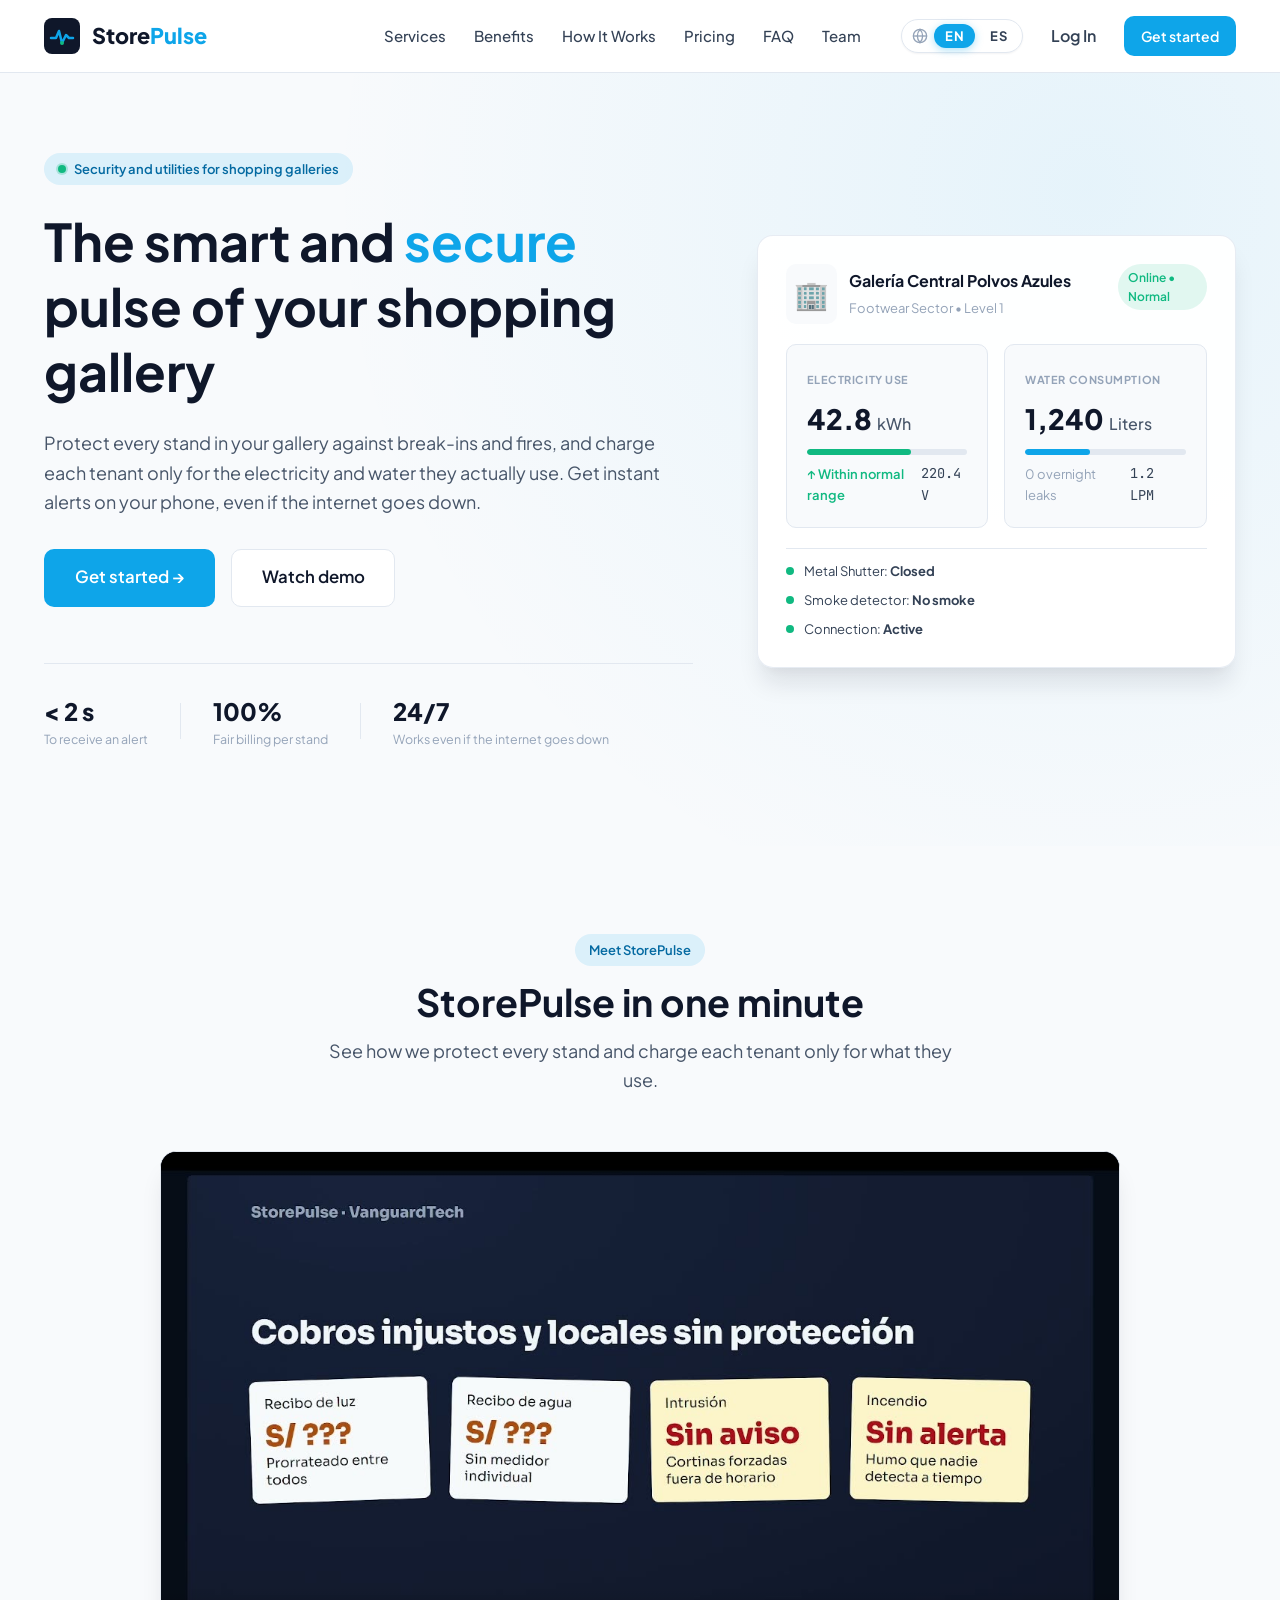
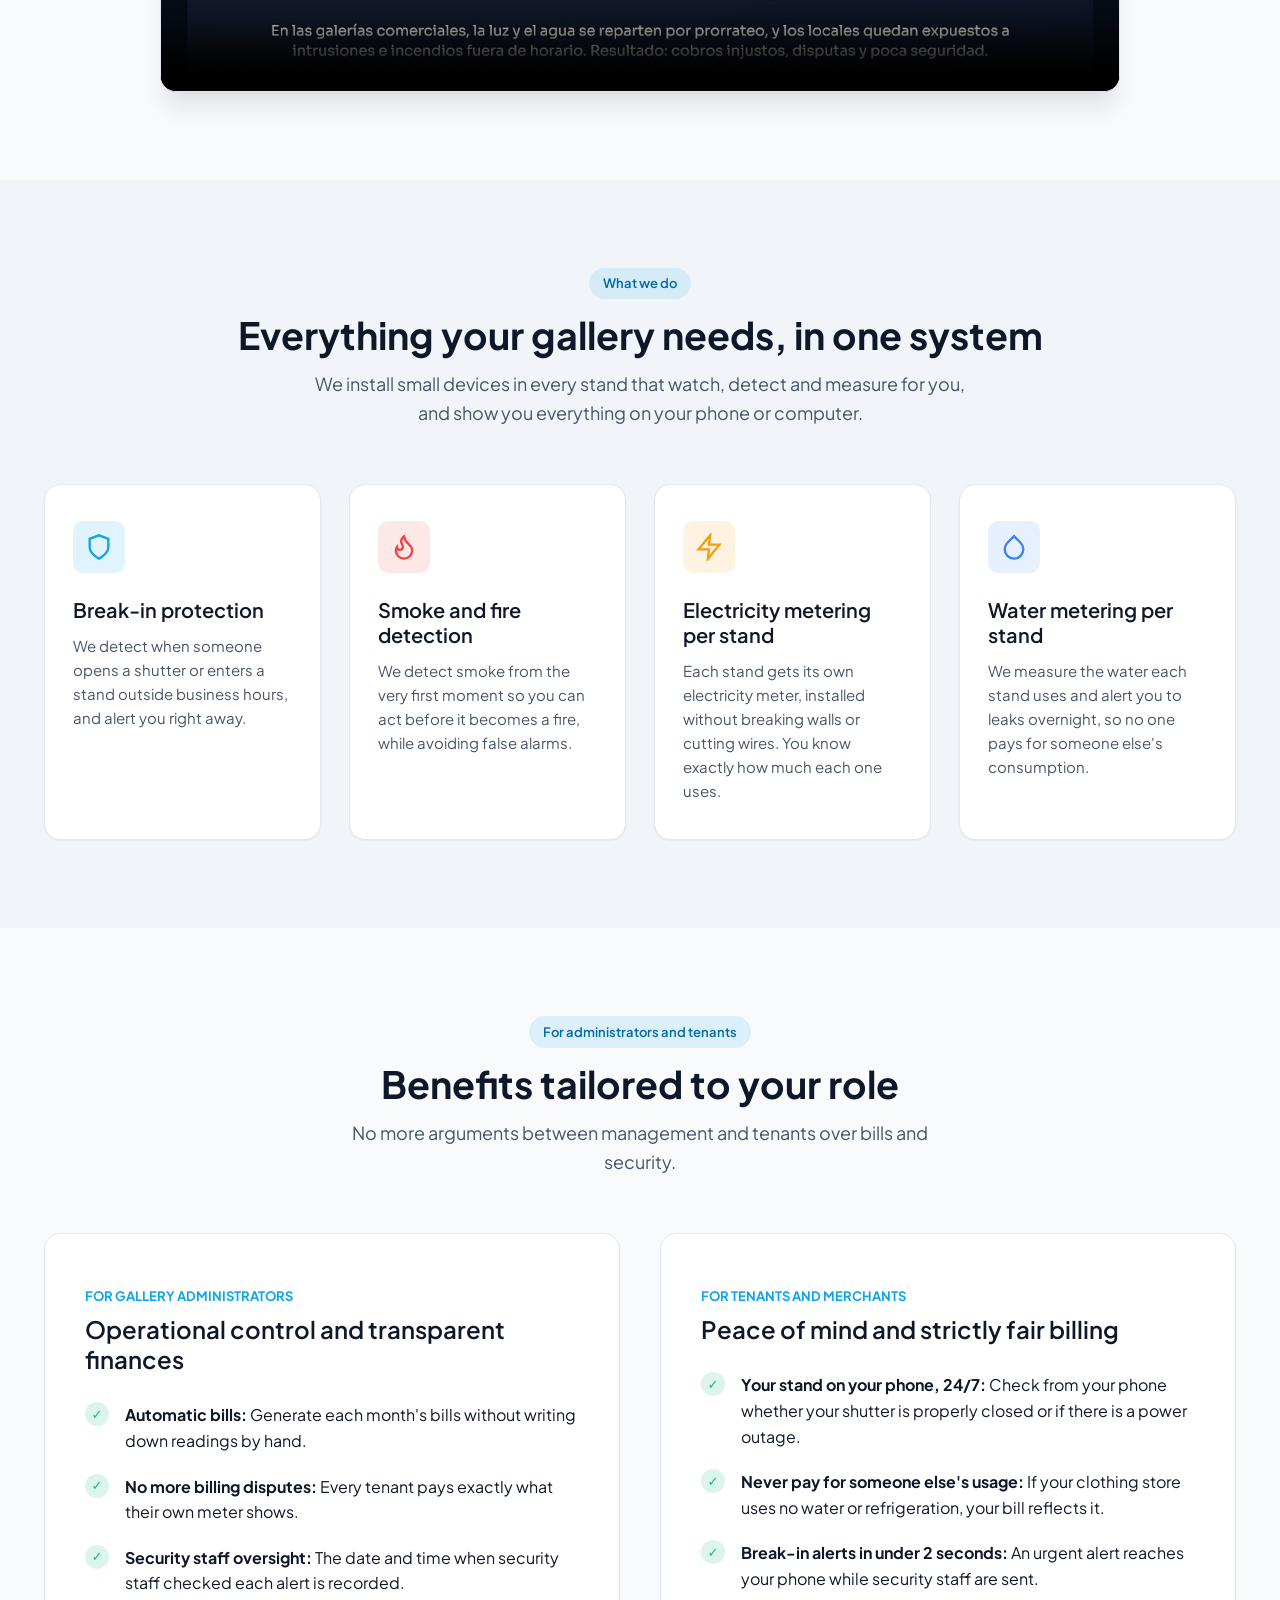
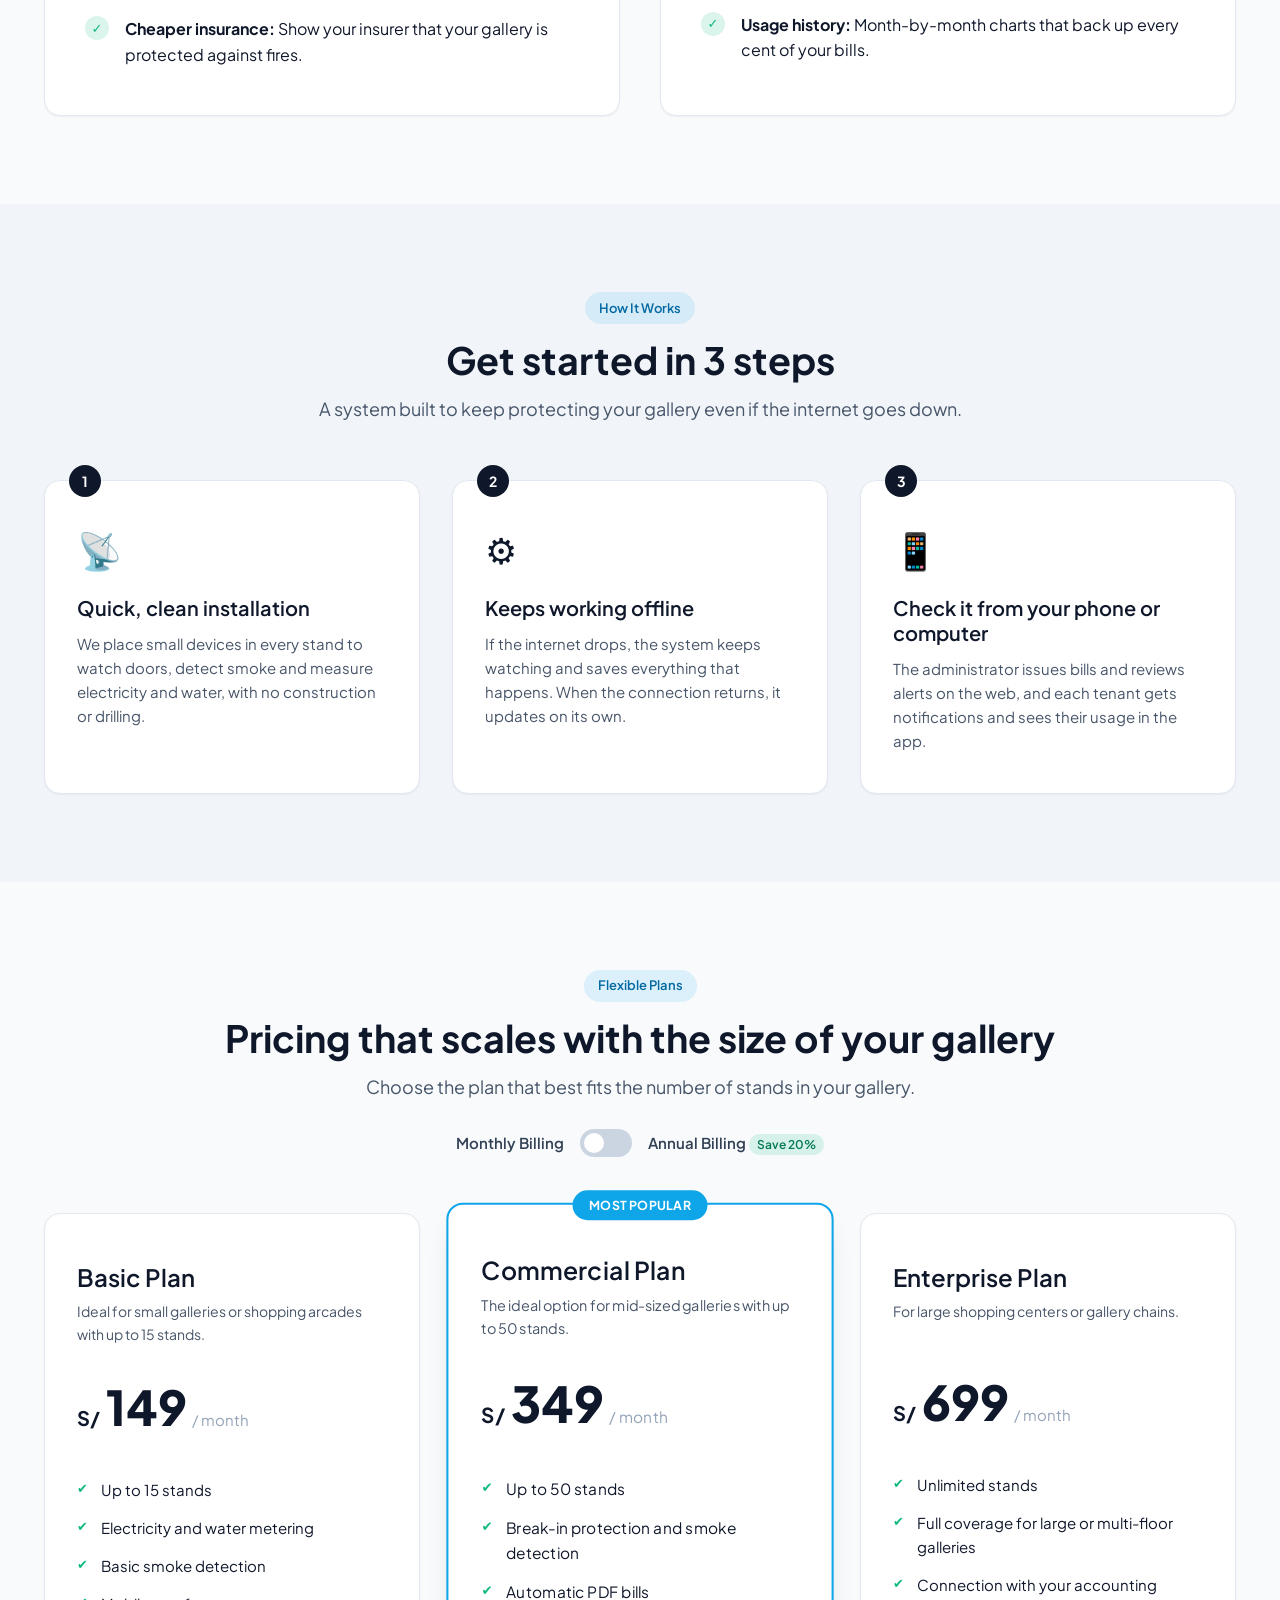
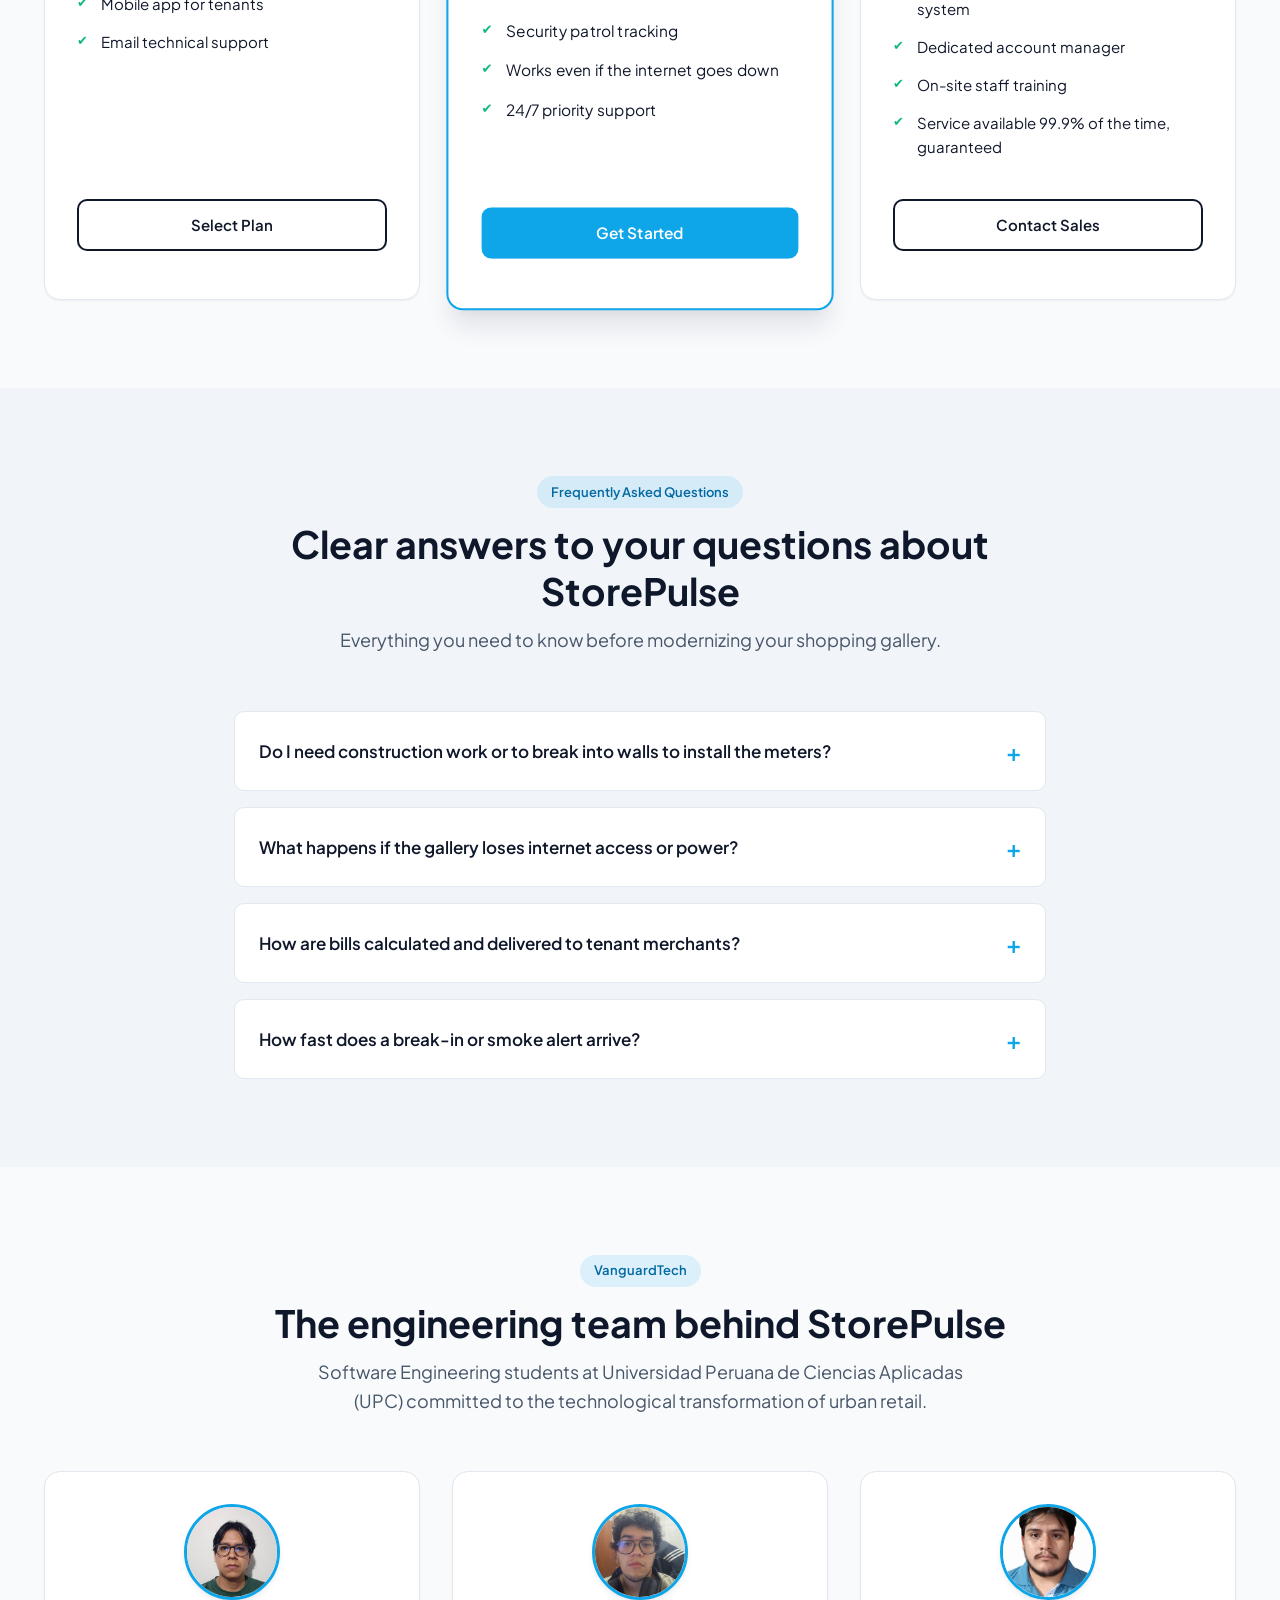
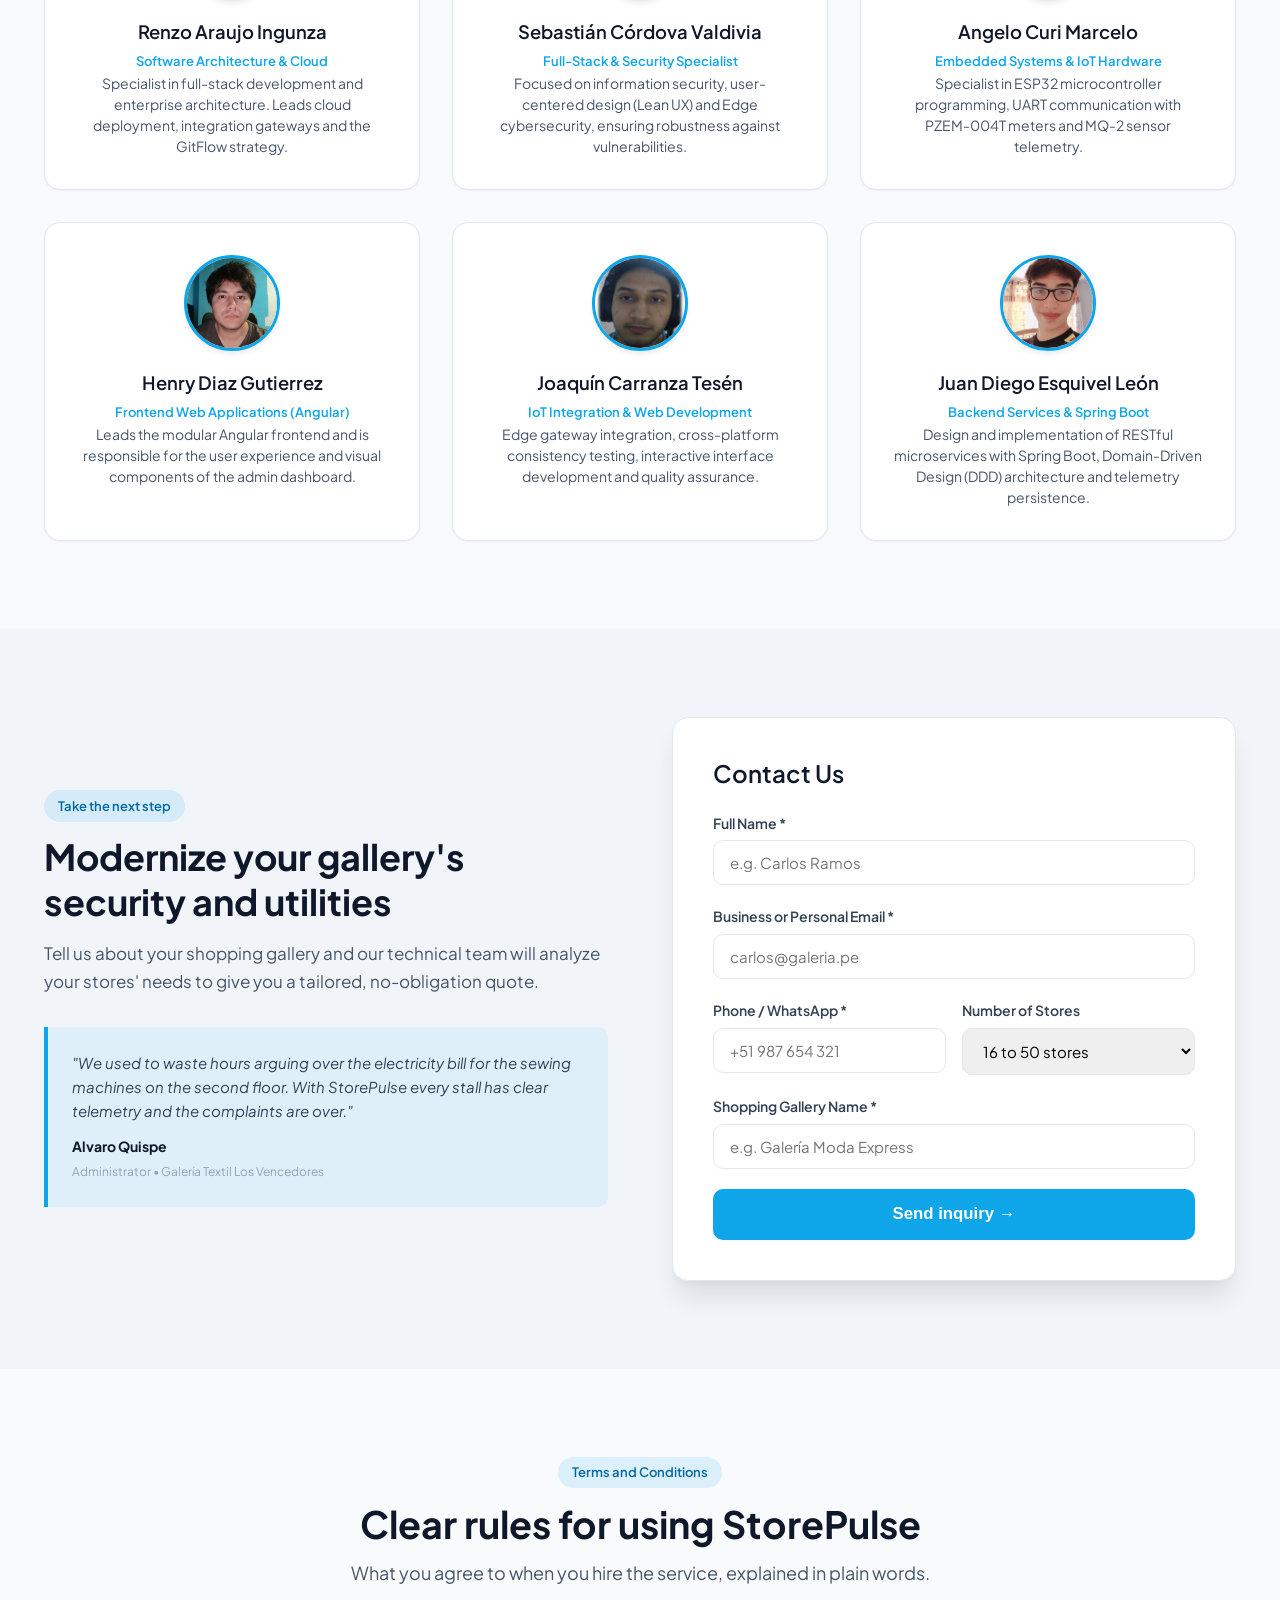
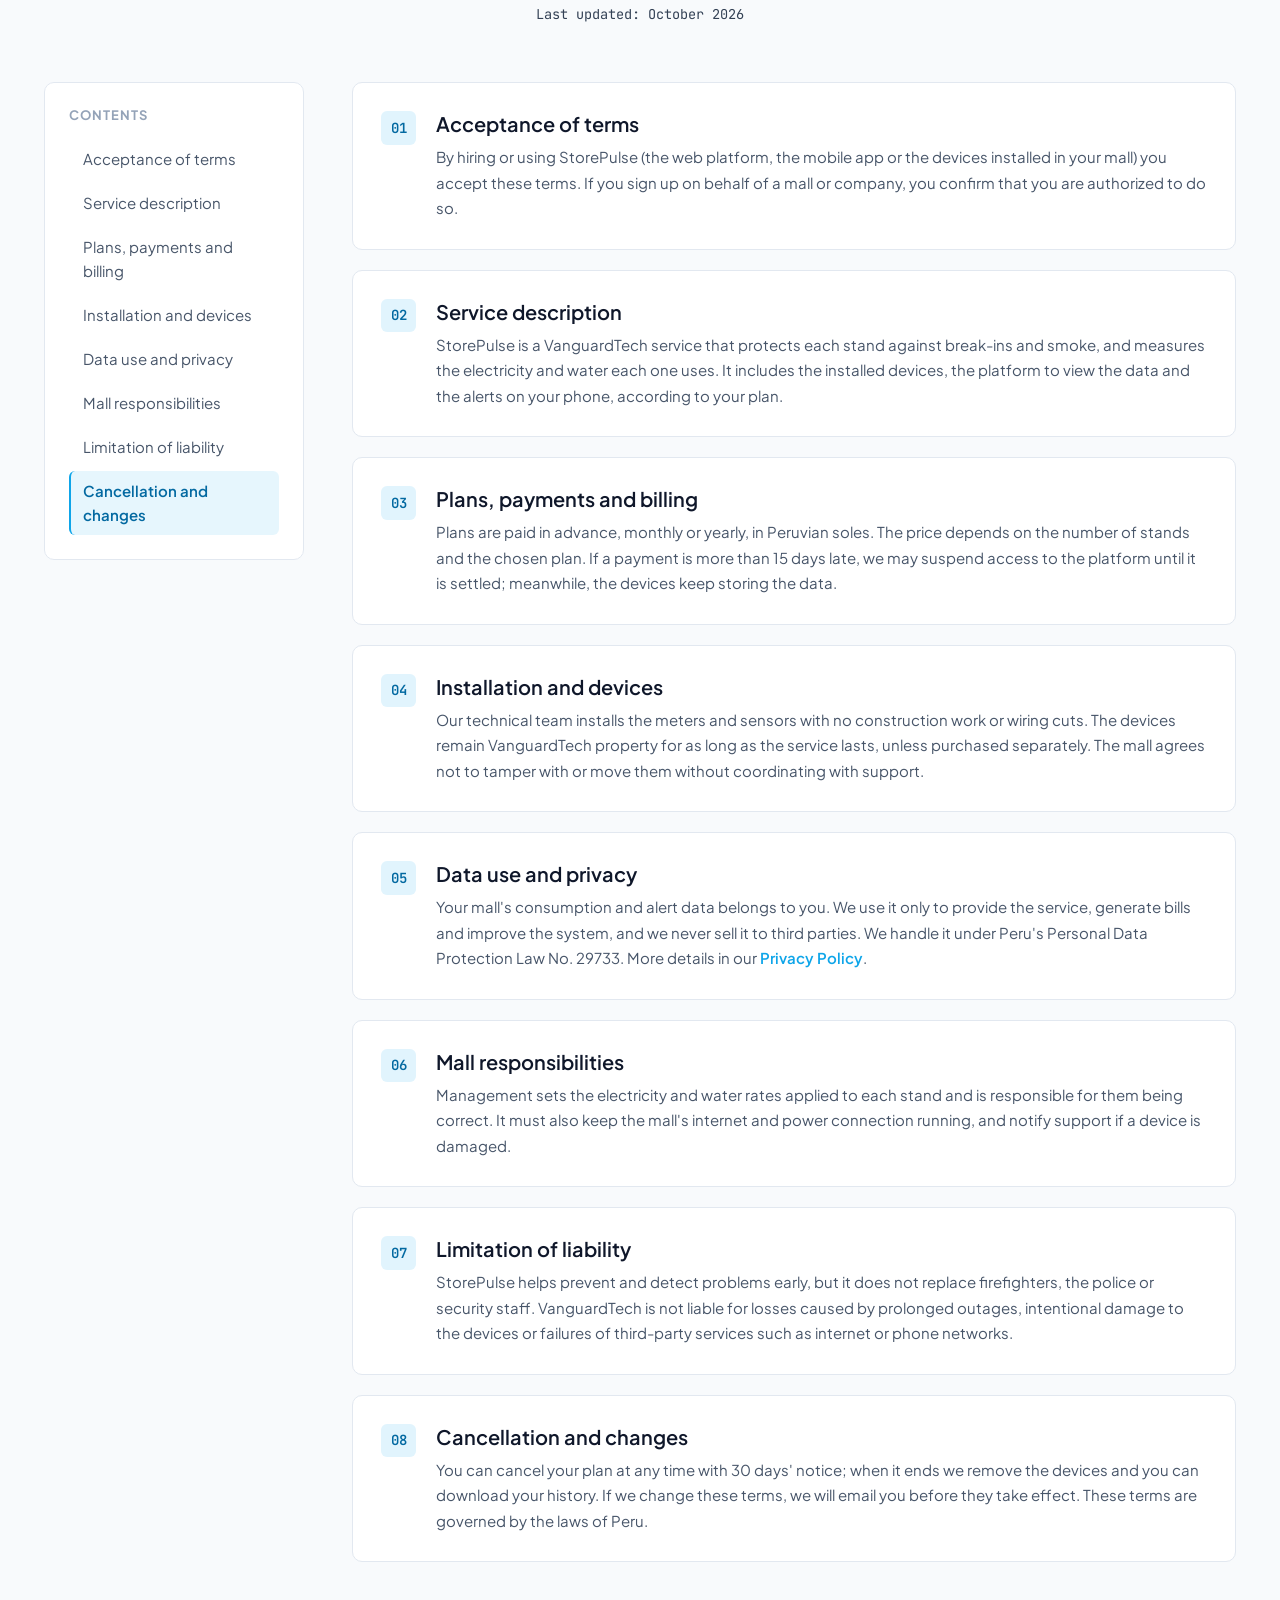
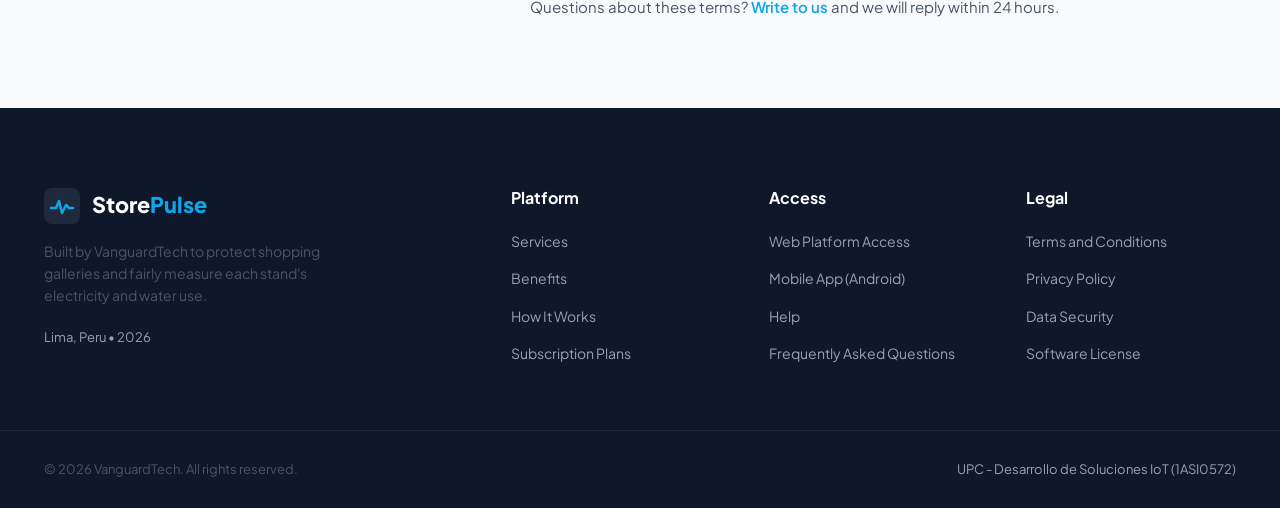
<file: index.html>
<!DOCTYPE html>
<html lang="en">
<head>
    <meta charset="UTF-8">
    <meta name="viewport" content="width=device-width, initial-scale=1.0">
    <title data-i18n="meta.title">StorePulse | El pulso inteligente y seguro de tu galería comercial</title>

    <!-- SEO & Canonical Metadata -->
    <meta name="description" data-i18n-content="meta.description" content="Plataforma IoT de supervisión perimetral, detección temprana de incendios y sub-medición justa de luz y agua para galerías comerciales urbanas por VanguardTech.">
    <meta name="keywords" content="IoT, galería comercial, submedición, PZEM-004T, detección de humo, ESP32, seguridad perimetral, telemetría comercial, VanguardTech, StorePulse">
    <meta name="author" content="VanguardTech">
    <meta name="robots" content="index, follow">

    <!-- Open Graph / Social Sharing -->
    <meta property="og:type" content="website">
    <meta property="og:title" content="StorePulse | Seguridad y cobro justo de luz y agua para galerías comerciales">
    <meta property="og:description" content="Protege cada stand contra robos e incendios, y acaba con las discusiones por los recibos de luz y agua.">
    <meta property="og:image" content="assets/branding/storepulse-preview.png">
    <meta property="og:url" content="https://storepulse.vanguardtech.pe/">

    <!-- Typography: Plus Jakarta Sans & JetBrains Mono -->
    <link rel="preconnect" href="https://fonts.googleapis.com">
    <link rel="preconnect" href="https://fonts.gstatic.com" crossorigin>
    <link href="https://fonts.googleapis.com/css2?family=JetBrains+Mono:wght@400;500;600&family=Plus+Jakarta+Sans:wght@400;500;600;700;800&display=swap" rel="stylesheet">

    <link rel="stylesheet" href="public/assets/styles/styles.css">
    <link rel="icon" type="image/svg+xml" href="data:image/svg+xml,<svg xmlns='http://www.w3.org/2000/svg' viewBox='0 0 24 24' fill='%230EA5E9'><path d='M12 2L2 7l10 5 10-5-10-5zm0 9l2.5-1.25L12 8.5l-2.5 1.25L12 11zm0 2.5l-5-2.5-5 2.5L12 22l10-8.5-5-2.5-5 2.5z'/></svg>">
</head>
<body>

<!-- ========================================================================= -->
<!-- 1. HEADER / STICKY NAVBAR                                                 -->
<!-- ========================================================================= -->
<header class="navbar" id="navbar">
    <div class="nav-container">
        <a href="#inicio" class="nav-brand">
            <!-- Inline SVG Logo -->
            <svg class="brand-logo" viewBox="0 0 36 36" fill="none" xmlns="http://www.w3.org/2000/svg">
                <rect width="36" height="36" rx="8" fill="#0F172A"/>
                <path d="M7 20L12 20L15 13L18 25L22 17L25 20L29 20" stroke="#0EA5E9" stroke-width="2.5" stroke-linecap="round" stroke-linejoin="round"/>
                <circle cx="18" cy="25" r="2" fill="#10B981"/>
            </svg>
            <span class="brand-text">Store<span class="brand-accent">Pulse</span></span>
        </a>

        <nav class="nav-menu" id="navMenu">
            <ul class="nav-links">
                <li><a href="#servicios" class="nav-link" data-i18n="nav.services">Servicios</a></li>
                <li><a href="#beneficios" class="nav-link" data-i18n="nav.benefits">Beneficios</a></li>
                <li><a href="#como-funciona" class="nav-link" data-i18n="nav.howItWorks">Cómo Funciona</a></li>
                <li><a href="#planes" class="nav-link" data-i18n="nav.plans">Planes</a></li>
                <li><a href="#faq" class="nav-link" data-i18n="nav.faq">FAQ</a></li>
                <li><a href="#equipo" class="nav-link" data-i18n="nav.team">Equipo</a></li>
            </ul>

            <div class="nav-actions">
                <!-- Language Switcher (EN / ES) -->
                <div class="lang-switch" role="group" aria-label="Language" data-i18n-aria-label="nav.langGroup">
                    <svg class="lang-icon" viewBox="0 0 24 24" fill="none" stroke="currentColor" stroke-width="2" aria-hidden="true"><circle cx="12" cy="12" r="10"/><path d="M2 12h20"/><path d="M12 2a15.3 15.3 0 0 1 4 10 15.3 15.3 0 0 1-4 10 15.3 15.3 0 0 1-4-10 15.3 15.3 0 0 1 4-10z"/></svg>
                    <button type="button" class="lang-option active" data-lang="en" aria-pressed="true" title="English">EN</button>
                    <button type="button" class="lang-option" data-lang="es" aria-pressed="false" title="Español">ES</button>
                </div>
                <a href="https://storepulse-web-app.firebaseapp.com/iam/sign-in?returnUrl=%2Fdashboard" class="btn-text" target="_blank" rel="noopener noreferrer" data-i18n="nav.login">Iniciar Sesión</a>
                <a href="https://storepulse-web-app.firebaseapp.com/iam/sign-up" class="btn btn-primary btn-sm" target="_blank" rel="noopener noreferrer" data-i18n="nav.getStarted">Comenzar ahora</a>
            </div>
        </nav>

        <button class="nav-toggle" id="navToggle" aria-label="Abrir menú de navegación" data-i18n-aria-label="nav.menuAria">
            <span></span>
            <span></span>
            <span></span>
        </button>
    </div>
</header>

<main>
    <!-- ========================================================================= -->
    <!-- 2. HERO SECTION / VALUE PROPOSITION                                       -->
    <!-- ========================================================================= -->
    <section class="hero-section" id="inicio">
        <div class="container hero-grid">
            <div class="hero-content">
                <div class="badge badge-accent">
                    <span class="status-indicator status-green"></span>
                    <span data-i18n="hero.badge">Ecosistema IoT para Galerías Comerciales</span>
                </div>
                <h1 class="hero-title" data-i18n="hero.title">
                    El pulso inteligente y <span class="highlight">seguro</span> de tu galería comercial
                </h1>
                <p class="hero-description" data-i18n="hero.description">
                    Monitoreo en tiempo real de seguridad perimetral, detección temprana de incendios y sub-medición exacta de agua y electricidad por local comercial. Elimina el prorrateo conflictivo y gestiona emergencias con telemetría en el Edge.
                </p>
                <div class="hero-cta-group">
                    <a href="https://storepulse-web-app.firebaseapp.com/iam/sign-up" class="btn btn-primary btn-lg" target="_blank" rel="noopener noreferrer" data-i18n="hero.ctaPrimary">Comenzar ahora &rarr;</a>
                    <a href="#producto" class="btn btn-secondary btn-lg" data-i18n="hero.ctaSecondary">Ver demostración</a>
                </div>

                <div class="hero-proof">
                    <div class="proof-metric">
                        <span class="proof-number">&lt; 2 s</span>
                        <span class="proof-label" data-i18n="hero.proofAlert">Tiempo de alerta crítica</span>
                    </div>
                    <div class="proof-divider"></div>
                    <div class="proof-metric">
                        <span class="proof-number">100%</span>
                        <span class="proof-label" data-i18n="hero.proofConsumption">Consumo individualizado</span>
                    </div>
                    <div class="proof-divider"></div>
                    <div class="proof-metric">
                        <span class="proof-number">24/7</span>
                        <span class="proof-label" data-i18n="hero.proofOffline">Operación local offline</span>
                    </div>
                </div>
            </div>

            <div class="hero-visual">
                <div class="telemetry-card-glass">
                    <div class="glass-header">
                        <div class="gallery-badge">
                            <span class="gallery-icon">&#127970;</span>
                            <div>
                                <strong>Galería Central Polvos Azules</strong>
                                <span class="text-caption" data-i18n="hero.gallerySector">Sector Calzado &bull; Nivel 1</span>
                            </div>
                        </div>
                        <span class="badge-status badge-success" data-i18n="hero.status">En línea &bull; Normal</span>
                    </div>

                    <!-- Simulated real-time telemetry panel -->
                    <div class="telemetry-widgets">
                        <div class="widget-metric">
                            <span class="widget-title" data-i18n="hero.energyTitle">ENERGÍA ACTIVA (PZEM-004T)</span>
                            <div class="metric-value">42.8 <span class="metric-unit">kWh</span></div>
                            <div class="metric-progress-bar">
                                <div class="metric-progress-fill" style="width: 65%;"></div>
                            </div>
                            <div class="widget-footer">
                                <span class="text-caption text-success" data-i18n="hero.energyTrend">&uarr; Normal vs. Línea base</span>
                                <span class="text-mono">220.4 V</span>
                            </div>
                        </div>

                        <div class="widget-metric">
                            <span class="widget-title" data-i18n="hero.waterTitle">CONSUMO DE AGUA (YF-S201)</span>
                            <div class="metric-value">1,240 <span class="metric-unit" data-i18n="hero.waterUnit">Litros</span></div>
                            <div class="metric-progress-bar">
                                <div class="metric-progress-fill fill-cyan" style="width: 40%;"></div>
                            </div>
                            <div class="widget-footer">
                                <span class="text-caption" data-i18n="hero.waterLeaks">0 fugas nocturnas</span>
                                <span class="text-mono">1.2 LPM</span>
                            </div>
                        </div>
                    </div>

                    <div class="security-strip">
                        <div class="sensor-pill">
                            <span class="status-dot dot-green"></span>
                            <span data-i18n="hero.sensorShutter">Cortina Metálica: <strong>Cerrada</strong></span>
                        </div>
                        <div class="sensor-pill">
                            <span class="status-dot dot-green"></span>
                            <span data-i18n="hero.sensorSmoke">Sensor Humo MQ-2: <strong>Limpio</strong></span>
                        </div>
                        <div class="sensor-pill">
                            <span class="status-dot dot-green"></span>
                            <span data-i18n="hero.sensorNetwork">Modo Red: <strong>Edge Gateway</strong></span>
                        </div>
                    </div>
                </div>
            </div>
        </div>
    </section>

    <!-- ========================================================================= -->
    <!-- 3. ABOUT THE PRODUCT / VIDEO                                              -->
    <!-- ========================================================================= -->
    <section class="section" id="producto">
        <div class="container">
            <div class="section-header text-center">
                <span class="badge badge-accent" data-i18n="video.badge">Conoce StorePulse</span>
                <h2 class="section-title" data-i18n="video.title">StorePulse en un minuto</h2>
                <p class="section-subtitle" data-i18n="video.subtitle">
                    Mira cómo protegemos cada stand y cobramos a cada inquilino solo lo que consume.
                </p>
            </div>

            <div class="product-video-frame">
                <video class="product-video" controls preload="metadata" playsinline
                       poster="public/assets/videos/storepulse-poster.jpg"
                       data-i18n-aria-label="video.aria" aria-label="Video de presentación de StorePulse">
                    <source src="public/assets/videos/storepulse.mp4" type="video/mp4">
                    <a href="public/assets/videos/storepulse.mp4" data-i18n="video.fallback">Descargar el video de StorePulse</a>
                </video>
            </div>
        </div>
    </section>

    <!-- ========================================================================= -->
    <!-- 4. WHAT WE OFFER / IOT SOLUTIONS                                          -->
    <!-- ========================================================================= -->
    <section class="section section-alt" id="servicios">
        <div class="container">
            <div class="section-header text-center">
                <span class="badge badge-accent" data-i18n="services.badge">Soluciones Integrales</span>
                <h2 class="section-title" data-i18n="services.title">Tecnología de precisión para recintos comerciales</h2>
                <p class="section-subtitle" data-i18n="services.subtitle">
                    Arquitectura articulada entre nodos sensores en locales, pasarelas locales Edge y plataformas en la nube.
                </p>
            </div>

            <div class="grid-cards-4">
                <article class="service-card">
                    <div class="card-icon-wrapper icon-cyan">
                        <svg viewBox="0 0 24 24" fill="none" stroke="currentColor" stroke-width="2"><path d="M12 22s8-4 8-10V5l-8-3-8 3v7c0 6 8 10 8 10z"/></svg>
                    </div>
                    <h3 class="card-title" data-i18n="services.security.title">Seguridad Perimetral IoT</h3>
                    <p class="card-text" data-i18n="services.security.text">
                        Sensores magnéticos de apertura en cortinas metálicas y detección de movimiento PIR fuera del horario comercial, activando protocolos inmediatos.
                    </p>
                </article>

                <article class="service-card">
                    <div class="card-icon-wrapper icon-red">
                        <svg viewBox="0 0 24 24" fill="none" stroke="currentColor" stroke-width="2"><path d="M8.5 14.5A2.5 2.5 0 0 0 11 12c0-1.38-.5-2-1-3-1.072-2.143-.224-4.054 2-6 .5 2.5 2 4.9 4 6.5 2 1.6 3 3.5 3 5.5a7 7 0 1 1-14 0c0-1.153.433-2.294 1-3a2.5 2.5 0 0 0 2.5 2.5z"/></svg>
                    </div>
                    <h3 class="card-title" data-i18n="services.smoke.title">Detección de Humo & Fuego</h3>
                    <p class="card-text" data-i18n="services.smoke.text">
                        Monitoreo químico de gases y concentración de humo mediante sensores MQ-2 calibrados para suprimir falsos positivos y actuar antes de siniestros.
                    </p>
                </article>

                <article class="service-card">
                    <div class="card-icon-wrapper icon-amber">
                        <svg viewBox="0 0 24 24" fill="none" stroke="currentColor" stroke-width="2"><polygon points="13 2 3 14 12 14 11 22 21 10 12 10 13 2"/></svg>
                    </div>
                    <h3 class="card-title" data-i18n="services.power.title">Sub-medición Eléctrica</h3>
                    <p class="card-text" data-i18n="services.power.text">
                        Medidores PZEM-004T con transformador de corriente no invasivo. Registra voltaje, factor de potencia y kWh exactos consumidos en cada tienda.
                    </p>
                </article>

                <article class="service-card">
                    <div class="card-icon-wrapper icon-blue">
                        <svg viewBox="0 0 24 24" fill="none" stroke="currentColor" stroke-width="2"><path d="M12 2.69l5.66 5.66a8 8 0 1 1-11.31 0z"/></svg>
                    </div>
                    <h3 class="card-title" data-i18n="services.water.title">Telemetría de Agua Potable</h3>
                    <p class="card-text" data-i18n="services.water.text">
                        Caudalímetros de efecto Hall YF-S201 con detección de fugas nocturnas por goteo y lectura precisa en litros para eliminar el cobro por prorrateo.
                    </p>
                </article>
            </div>
        </div>
    </section>

    <!-- ========================================================================= -->
    <!-- 5. BENEFITS BY SEGMENT                                                    -->
    <!-- ========================================================================= -->
    <section class="section" id="beneficios">
        <div class="container">
            <div class="section-header text-center">
                <span class="badge badge-accent" data-i18n="benefits.badge">Propuesta de Valor Diferenciada</span>
                <h2 class="section-title" data-i18n="benefits.title">Beneficios hechos a la medida de tu rol</h2>
                <p class="section-subtitle" data-i18n="benefits.subtitle">
                    Resolvemos las fricciones históricas entre la junta directiva y los comerciantes arrendatarios.
                </p>
            </div>

            <div class="benefits-grid">
                <!-- Segment 1: Administrators -->
                <div class="benefit-box">
                    <div class="benefit-header">
                        <span class="role-badge" data-i18n="benefits.admin.role">Para Administradores de Galerías</span>
                        <h3 data-i18n="benefits.admin.title">Control operativo y finanzas transparentes</h3>
                    </div>
                    <ul class="benefit-list">
                        <li>
                            <span class="check-icon">&#10003;</span>
                            <div data-i18n="benefits.admin.item1">
                                <strong>Liquidación automatizada de recibos:</strong> Emite liquidaciones mensuales sin necesidad de lecturas manuales en pizarras o libretas.
                            </div>
                        </li>
                        <li>
                            <span class="check-icon">&#10003;</span>
                            <div data-i18n="benefits.admin.item2">
                                <strong>Eliminación de disputas por prorrateo:</strong> Cada comerciante paga exactamente lo que marca su medidor verificado.
                            </div>
                        </li>
                        <li>
                            <span class="check-icon">&#10003;</span>
                            <div data-i18n="benefits.admin.item3">
                                <strong>Supervisión de guardias y rondas:</strong> Registro con timestamp verificable de verificaciones físicas de alertas en pasillos.
                            </div>
                        </li>
                        <li>
                            <span class="check-icon">&#10003;</span>
                            <div data-i18n="benefits.admin.item4">
                                <strong>Reducción de primas de seguro:</strong> Infraestructura de mitigación de incendios auditable y certificable.
                            </div>
                        </li>
                    </ul>
                </div>

                <!-- Segment 2: Tenants -->
                <div class="benefit-box">
                    <div class="benefit-header">
                        <span class="role-badge" data-i18n="benefits.tenant.role">Para Inquilinos y Comerciantes</span>
                        <h3 data-i18n="benefits.tenant.title">Paz mental y cobros estrictamente justos</h3>
                    </div>
                    <ul class="benefit-list">
                        <li>
                            <span class="check-icon">&#10003;</span>
                            <div data-i18n="benefits.tenant.item1">
                                <strong>Acceso móvil 24/7 a su local:</strong> Revisa desde tu celular si tu cortina quedó bien cerrada o si hay corte eléctrico.
                            </div>
                        </li>
                        <li>
                            <span class="check-icon">&#10003;</span>
                            <div data-i18n="benefits.tenant.item2">
                                <strong>Cero subsidio de consumos ajenos:</strong> Si tu tienda de ropa no usa agua ni refrigeración, tu factura mensual lo refleja.
                            </div>
                        </li>
                        <li>
                            <span class="check-icon">&#10003;</span>
                            <div data-i18n="benefits.tenant.item3">
                                <strong>Alerta de intrusión en &lt; 2 segundos:</strong> Notificación push crítica inmediata mientras se despacha al personal de seguridad.
                            </div>
                        </li>
                        <li>
                            <span class="check-icon">&#10003;</span>
                            <div data-i18n="benefits.tenant.item4">
                                <strong>Historial de consumo auditable:</strong> Gráficas comparativas por mes que sustentan cada centavo de tus servicios.
                            </div>
                        </li>
                    </ul>
                </div>
            </div>
        </div>
    </section>

    <!-- ========================================================================= -->
    <!-- 6. HOW IT WORKS / SOLUTION FLOW                                           -->
    <!-- ========================================================================= -->
    <section class="section section-alt" id="como-funciona">
        <div class="container">
            <div class="section-header text-center">
                <span class="badge badge-accent" data-i18n="how.badge">Flujo Operativo</span>
                <h2 class="section-title" data-i18n="how.title">De la señal física a tu pantalla en 3 pasos</h2>
                <p class="section-subtitle" data-i18n="how.subtitle">
                    Arquitectura de hardware distribuido y telemetría edge diseñada para operar incluso sin conexión a internet.
                </p>
            </div>

            <div class="steps-container">
                <div class="step-card">
                    <div class="step-badge">1</div>
                    <div class="step-icon">&#128225;</div>
                    <h3 class="step-title" data-i18n="how.step1.title">Instalación No Invasiva</h3>
                    <p class="step-text" data-i18n="how.step1.text">
                        Nodos ESP32 equipados con sensores magnéticos, MQ-2, PZEM-004T y YF-S201 instalados en cada local sin necesidad de costosas obras civiles ni perforaciones estructurales.
                    </p>
                </div>

                <div class="step-card">
                    <div class="step-badge">2</div>
                    <div class="step-icon">&#9881;</div>
                    <h3 class="step-title" data-i18n="how.step2.title">Edge Gateway & LittleFS</h3>
                    <p class="step-text" data-i18n="how.step2.text">
                        Los datos se consolidan localmente en la pasarela de la galería. Si la conexión a internet cae, los eventos y consumos se protegen en la memoria flash local para sincronización posterior.
                    </p>
                </div>

                <div class="step-card">
                    <div class="step-badge">3</div>
                    <div class="step-icon">&#128241;</div>
                    <h3 class="step-title" data-i18n="how.step3.title">Gestión Web & App Móvil</h3>
                    <p class="step-text" data-i18n="how.step3.text">
                        Los administradores liquidan recibos y supervisan alertas desde el panel web, mientras los inquilinos y guardias reciben notificaciones push y consultan telemetría en la app móvil.
                    </p>
                </div>
            </div>
        </div>
    </section>

    <!-- ========================================================================= -->
    <!-- 7. SUBSCRIPTION PLANS / PRICING TABLE                                     -->
    <!-- ========================================================================= -->
    <section class="section" id="planes">
        <div class="container">
            <div class="section-header text-center">
                <span class="badge badge-accent" data-i18n="plans.badge">Planes Flexibles</span>
                <h2 class="section-title" data-i18n="plans.title">Precios adaptados a las dimensiones de tu galería</h2>
                <p class="section-subtitle" data-i18n="plans.subtitle">
                    Elige el plan SaaS que mejor se adapte a tu número de locales comerciales monitoreados.
                </p>

                <!-- Monthly / Annual Toggle -->
                <div class="billing-toggle-container">
                    <span class="billing-option" id="labelMonthly" data-i18n="plans.billingMonthly">Facturación Mensual</span>
                    <label class="switch">
                        <input type="checkbox" id="billingToggle">
                        <span class="slider round"></span>
                    </label>
                    <span class="billing-option" id="labelAnnual" data-i18n="plans.billingAnnual">
              Facturación Anual <span class="badge-discount">Ahorra 20%</span>
            </span>
                </div>
            </div>

            <div class="pricing-grid">
                <!-- Basic Plan -->
                <div class="pricing-card">
                    <div class="pricing-header">
                        <h3 class="plan-name" data-i18n="plans.basic.name">Plan Básico</h3>
                        <p class="plan-desc" data-i18n="plans.basic.desc">Ideal para galerías pequeñas o pasajes comerciales de hasta 15 locales.</p>
                        <div class="price-box">
                            <span class="currency">S/</span>
                            <span class="price-value" data-monthly="149" data-annual="119">149</span>
                            <span class="period" data-i18n="plans.perMonth">/ mes</span>
                        </div>
                    </div>
                    <ul class="pricing-features">
                        <li data-i18n="plans.basic.f1">Hasta 15 locales comerciales</li>
                        <li data-i18n="plans.basic.f2">Monitoreo de energía y agua</li>
                        <li data-i18n="plans.basic.f3">Detección básica de humo</li>
                        <li data-i18n="plans.basic.f4">App móvil para inquilinos</li>
                        <li data-i18n="plans.basic.f5">Soporte técnico por correo</li>
                    </ul>
                    <a href="#contacto" class="btn btn-outline btn-block" data-i18n="plans.basic.cta">Seleccionar Plan</a>
                </div>

                <!-- Commercial Plan (Featured) -->
                <div class="pricing-card pricing-featured">
                    <div class="featured-ribbon" data-i18n="plans.popular">Más Popular</div>
                    <div class="pricing-header">
                        <h3 class="plan-name" data-i18n="plans.commercial.name">Plan Comercial</h3>
                        <p class="plan-desc" data-i18n="plans.commercial.desc">La solución estándar para galerías medianas de hasta 50 locales.</p>
                        <div class="price-box">
                            <span class="currency">S/</span>
                            <span class="price-value" data-monthly="349" data-annual="279">349</span>
                            <span class="period" data-i18n="plans.perMonth">/ mes</span>
                        </div>
                    </div>
                    <ul class="pricing-features">
                        <li data-i18n="plans.commercial.f1">Hasta 50 locales comerciales</li>
                        <li data-i18n="plans.commercial.f2">Seguridad perimetral + Humo MQ-2</li>
                        <li data-i18n="plans.commercial.f3">Liquidación de recibos PDF automática</li>
                        <li data-i18n="plans.commercial.f4">Módulo de rondas para guardias</li>
                        <li data-i18n="plans.commercial.f5">Respaldo offline LittleFS activado</li>
                        <li data-i18n="plans.commercial.f6">Soporte prioritario 24/7</li>
                    </ul>
                    <a href="#contacto" class="btn btn-primary btn-block" data-i18n="plans.commercial.cta">Comenzar Ahora</a>
                </div>

                <!-- Corporate Plan -->
                <div class="pricing-card">
                    <div class="pricing-header">
                        <h3 class="plan-name" data-i18n="plans.corporate.name">Plan Corporativo</h3>
                        <p class="plan-desc" data-i18n="plans.corporate.desc">Para grandes conglomerados comerciales o cadenas de galerías urbanas.</p>
                        <div class="price-box">
                            <span class="currency">S/</span>
                            <span class="price-value" data-monthly="699" data-annual="559">699</span>
                            <span class="period" data-i18n="plans.perMonth">/ mes</span>
                        </div>
                    </div>
                    <ul class="pricing-features">
                        <li data-i18n="plans.corporate.f1">Locales comerciales ilimitados</li>
                        <li data-i18n="plans.corporate.f2">Múltiples pasarelas Edge Gateways</li>
                        <li data-i18n="plans.corporate.f3">Integración API con sistemas contables</li>
                        <li data-i18n="plans.corporate.f4">Gestor de cuenta dedicado</li>
                        <li data-i18n="plans.corporate.f5">Capacitación presencial al personal</li>
                        <li data-i18n="plans.corporate.f6">SLA garantizado de 99.9%</li>
                    </ul>
                    <a href="#contacto" class="btn btn-outline btn-block" data-i18n="plans.corporate.cta">Contactar Ventas</a>
                </div>
            </div>
        </div>
    </section>

    <!-- ========================================================================= -->
    <!-- 8. FREQUENTLY ASKED QUESTIONS / FAQ ACCORDION                             -->
    <!-- ========================================================================= -->
    <section class="section section-alt" id="faq">
        <div class="container container-narrow">
            <div class="section-header text-center">
                <span class="badge badge-accent" data-i18n="faq.badge">Preguntas Frecuentes</span>
                <h2 class="section-title" data-i18n="faq.title">Respuestas claras a tus dudas sobre StorePulse</h2>
                <p class="section-subtitle" data-i18n="faq.subtitle">
                    Todo lo que necesitas saber antes de modernizar tu galería comercial.
                </p>
            </div>

            <div class="faq-accordion">
                <div class="faq-item">
                    <button class="faq-question">
                        <span data-i18n="faq.q1">¿Es necesario realizar obras civiles o picar paredes para instalar los medidores?</span>
                        <span class="faq-icon">+</span>
                    </button>
                    <div class="faq-answer">
                        <p data-i18n="faq.a1">No. Los medidores eléctricos PZEM-004T utilizan transformadores de corriente de núcleo dividido tipo gancho no invasivo, los cuales se abrazan al alimentador principal de cada tablero sin interrumpir el cableado existente. Los caudalímetros de agua se instalan en las llaves de paso con adaptadores rápidos estándar.</p>
                    </div>
                </div>

                <div class="faq-item">
                    <button class="faq-question">
                        <span data-i18n="faq.q2">¿Qué ocurre si la galería se queda sin internet o sin energía eléctrica?</span>
                        <span class="faq-icon">+</span>
                    </button>
                    <div class="faq-answer">
                        <p data-i18n="faq.a2">El sistema cuenta con resiliencia de hardware de dos niveles: 1) Cada nodo IoT incorpora una batería de respaldo 18650 para mantener la supervisión de intrusión y humo durante cortes de luz. 2) Ante la pérdida de internet, el sistema almacena todos los eventos y mediciones en la memoria flash local (LittleFS), sincronizándose automáticamente al restablecerse el enlace.</p>
                    </div>
                </div>

                <div class="faq-item">
                    <button class="faq-question">
                        <span data-i18n="faq.q3">¿Cómo se calculan y entregan los recibos a los comerciantes inquilinos?</span>
                        <span class="faq-icon">+</span>
                    </button>
                    <div class="faq-answer">
                        <p data-i18n="faq.a3">El sistema multiplica la lectura acumulada en kWh y litros por la tarifa oficial configurada por la administración. Cada fin de ciclo, genera automáticamente recibos en PDF individuales con desglose cuantitativo y gráfico, los cuales llegan directamente a la app móvil del comerciante.</p>
                    </div>
                </div>

                <div class="faq-item">
                    <button class="faq-question">
                        <span data-i18n="faq.q4">¿Qué tan rápido reciben los inquilinos y guardias una alerta de intrusión o humo?</span>
                        <span class="faq-icon">+</span>
                    </button>
                    <div class="faq-answer">
                        <p data-i18n="faq.a4">Las alertas de emergencia tienen máxima prioridad semántica. El procesamiento en el Edge Gateway dispara la notificación push crítica hacia los teléfonos de los vigilantes y del dueño del local en menos de dos segundos (&lt; 2 s), activando un banner persistente y vibración acústica continua.</p>
                    </div>
                </div>
            </div>
        </div>
    </section>

    <!-- ========================================================================= -->
    <!-- 9. ABOUT US & OUR TEAM                                                    -->
    <!-- ========================================================================= -->
    <section class="section" id="equipo">
        <div class="container">
            <div class="section-header text-center">
                <span class="badge badge-accent">VanguardTech</span>
                <h2 class="section-title" data-i18n="team.title">El equipo de ingeniería detrás de StorePulse</h2>
                <p class="section-subtitle" data-i18n="team.subtitle">
                    Estudiantes de Ingeniería de Software de la Universidad Peruana de Ciencias Aplicadas (UPC) comprometidos con la transformación tecnológica de los comercios urbanos.
                </p>
            </div>
            <div class="team-grid">
                <!-- 1. Renzo Araujo Ingunza -->
                <div class="team-card">
                    <div class="team-avatar">
                        <img src="public/assets/images/team/renzo_araujo.jpeg" alt="Renzo Araujo Ingunza">
                    </div>
                    <div class="team-info">
                        <h3 class="team-name">Renzo Araujo Ingunza</h3>
                        <span class="team-role">Software Architecture & Cloud</span>
                        <p class="team-bio" data-i18n="team.bio.renzo">Especialista en desarrollo full-stack y arquitectura empresarial. Lidera el despliegue en la nube, las pasarelas de integración y la estrategia GitFlow.</p>
                    </div>
                </div>

                <!-- 2. Sebastián Córdova Valdivia -->
                <div class="team-card">
                    <div class="team-avatar">
                        <img src="public/assets/images/team/sebastian_cordova.jpeg" alt="Sebastián Córdova Valdivia">
                    </div>
                    <div class="team-info">
                        <h3 class="team-name">Sebastián Córdova Valdivia</h3>
                        <span class="team-role">Full-Stack & Security Specialist</span>
                        <p class="team-bio" data-i18n="team.bio.sebastian">Enfocado en seguridad informática, diseño centrado en el usuario (Lean UX) y ciberseguridad en el Edge, garantizando robustez ante vulnerabilidades.</p>
                    </div>
                </div>

                <!-- 3. Angelo Curi Marcelo -->
                <div class="team-card">
                    <div class="team-avatar">
                        <img src="public/assets/images/team/angelo_curi.jpeg" alt="Angelo Curi Marcelo">
                    </div>
                    <div class="team-info">
                        <h3 class="team-name">Angelo Curi Marcelo</h3>
                        <span class="team-role">Embedded Systems & IoT Hardware</span>
                        <p class="team-bio" data-i18n="team.bio.angelo">Especialista en programación de microcontroladores ESP32, comunicación UART con medidores PZEM-004T y telemetría de sensores MQ-2.</p>
                    </div>
                </div>

                <!-- 4. Henry Diaz Gutierrez -->
                <div class="team-card">
                    <div class="team-avatar">
                        <img src="public/assets/images/team/henry_diaz.jpeg" alt="Henry Diaz Gutierrez">
                    </div>
                    <div class="team-info">
                        <h3 class="team-name">Henry Diaz Gutierrez</h3>
                        <span class="team-role">Frontend Web Applications (Angular)</span>
                        <p class="team-bio" data-i18n="team.bio.henry">Líder del frontend modular con Angular, responsable de la experiencia de usuario y componentes visuales del panel de administración.</p>
                    </div>
                </div>

                <!-- 5. Joaquín Carranza Tesén -->
                <div class="team-card">
                    <div class="team-avatar">
                        <img src="public/assets/images/team/joaquin-carranza.png" alt="Joaquín Carranza Tesén">
                    </div>
                    <div class="team-info">
                        <h3 class="team-name">Joaquín Carranza Tesén</h3>
                        <span class="team-role">IoT Integration & Web Development</span>
                        <p class="team-bio" data-i18n="team.bio.joaquin">Integración de pasarelas Edge, pruebas de consistencia cross-platform, desarrollo de interfaces interactivas y control de calidad.</p>
                    </div>
                </div>

                <!-- 6. Miguel Juan Diego Esquivel León -->
                <div class="team-card">
                    <div class="team-avatar">
                        <img src="public/assets/images/team/juandiego_esquivel.jpeg" alt="Juan Diego Esquivel León">
                    </div>
                    <div class="team-info">
                        <h3 class="team-name">Juan Diego Esquivel León</h3>
                        <span class="team-role">Backend Services & Spring Boot</span>
                        <p class="team-bio" data-i18n="team.bio.juanDiego">Diseño e implementación de microservicios RESTful con Spring Boot, arquitectura Domain-Driven Design (DDD) y persistencia de telemetría.</p>
                    </div>
                </div>
            </div>
        </div>
    </section>

    <!-- ========================================================================= -->
    <!-- 10. TESTIMONIALS & CONTACT FORM                                           -->
    <!-- ========================================================================= -->
    <section class="section section-alt" id="contacto">
        <div class="container">
            <div class="cta-contact-wrapper">
                <div class="cta-info">
                    <span class="badge badge-accent" data-i18n="contact.badge">Da el siguiente paso</span>
                    <h2 class="cta-title" data-i18n="contact.title">Moderniza la seguridad y los servicios de tu galería</h2>
                    <p class="cta-text" data-i18n="contact.text">
                        Cuéntanos sobre tu galería y nuestro equipo técnico analizará las necesidades particulares de tus locales para brindarte un presupuesto a medida sin compromiso.
                    </p>

                    <div class="quote-card">
                        <p class="quote-text" data-i18n="contact.quote">
                            "Antes perdíamos horas discutiendo por el recibo de luz de las máquinas de coser del segundo piso. Con StorePulse cada puesto tiene su telemetría clara y se acabaron las quejas."
                        </p>
                        <div class="quote-author">
                            <strong>Alvaro Quispe</strong>
                            <span data-i18n="contact.quoteRole">Administrador &bull; Galería Textil Los Vencedores</span>
                        </div>
                    </div>
                </div>

                <div class="contact-card">
                    <h3 class="form-title" data-i18n="form.title">Contáctanos</h3>
                    <form id="demoForm" class="demo-form" novalidate>
                        <div class="form-group">
                            <label for="fullName" data-i18n="form.nameLabel">Nombre y Apellidos *</label>
                            <input type="text" id="fullName" class="form-control" placeholder="Ej. Carlos Ramos" data-i18n-placeholder="form.namePlaceholder" required>
                            <span class="form-error" id="nameError" data-i18n="form.nameError">Por favor ingresa tu nombre.</span>
                        </div>

                        <div class="form-group">
                            <label for="email" data-i18n="form.emailLabel">Correo Corporativo o Personal *</label>
                            <input type="email" id="email" class="form-control" placeholder="carlos@galeria.pe" required>
                            <span class="form-error" id="emailError" data-i18n="form.emailError">Ingresa un correo electrónico válido.</span>
                        </div>

                        <div class="form-row">
                            <div class="form-group">
                                <label for="phone" data-i18n="form.phoneLabel">Teléfono / WhatsApp *</label>
                                <input type="tel" id="phone" class="form-control" placeholder="+51 987 654 321" required>
                                <span class="form-error" id="phoneError" data-i18n="form.phoneError">Ingresa un número telefónico.</span>
                            </div>
                            <div class="form-group">
                                <label for="storeCount" data-i18n="form.storesLabel">Número de Locales</label>
                                <select id="storeCount" class="form-control">
                                    <option value="1-15" data-i18n="form.stores1">1 a 15 locales</option>
                                    <option value="16-50" selected data-i18n="form.stores2">16 a 50 locales</option>
                                    <option value="51+" data-i18n="form.stores3">Más de 50 locales</option>
                                </select>
                            </div>
                        </div>

                        <div class="form-group">
                            <label for="galleryName" data-i18n="form.galleryLabel">Nombre de la Galería Comercial *</label>
                            <input type="text" id="galleryName" class="form-control" placeholder="Ej. Galería Moda Express" data-i18n-placeholder="form.galleryPlaceholder" required>
                            <span class="form-error" id="galleryError" data-i18n="form.galleryError">Indica el nombre de tu galería.</span>
                        </div>

                        <button type="submit" class="btn btn-primary btn-block btn-lg" id="submitBtn" data-i18n="form.submit">
                            Enviar consulta &rarr;
                        </button>

                        <div class="form-success" id="formSuccess" data-i18n="form.success">
                            &#10004; ¡Solicitud recibida! Un especialista de VanguardTech se comunicará contigo en menos de 24 horas.
                        </div>
                    </form>
                </div>
            </div>
        </div>
    </section>

    <!-- ========================================================================= -->
    <!-- 11. TERMS AND CONDITIONS                                                  -->
    <!-- ========================================================================= -->
    <section class="section" id="terminos">
        <div class="container">
            <div class="section-header text-center">
                <span class="badge badge-accent" data-i18n="terms.badge">Términos y Condiciones</span>
                <h2 class="section-title" data-i18n="terms.title">Reglas claras para usar StorePulse</h2>
                <p class="section-subtitle" data-i18n="terms.subtitle">
                    Lo que aceptas al contratar el servicio, explicado de forma sencilla.
                </p>
                <span class="terms-updated text-mono" data-i18n="terms.updated">Última actualización: octubre de 2026</span>
            </div>

            <div class="terms-layout">
                <aside class="terms-index" aria-label="Índice de términos">
                    <h4 class="terms-index-title" data-i18n="terms.indexTitle">Contenido</h4>
                    <ol class="terms-index-list">
                        <li><a href="#terminos-1" class="terms-index-link" data-i18n="terms.c1.title">Aceptación de los términos</a></li>
                        <li><a href="#terminos-2" class="terms-index-link" data-i18n="terms.c2.title">Descripción del servicio</a></li>
                        <li><a href="#terminos-3" class="terms-index-link" data-i18n="terms.c3.title">Planes, pagos y facturación</a></li>
                        <li><a href="#terminos-4" class="terms-index-link" data-i18n="terms.c4.title">Instalación y equipos</a></li>
                        <li><a href="#terminos-5" class="terms-index-link" data-i18n="terms.c5.title">Uso de datos y privacidad</a></li>
                        <li><a href="#terminos-6" class="terms-index-link" data-i18n="terms.c6.title">Responsabilidades de la galería</a></li>
                        <li><a href="#terminos-7" class="terms-index-link" data-i18n="terms.c7.title">Limitación de responsabilidad</a></li>
                        <li><a href="#terminos-8" class="terms-index-link" data-i18n="terms.c8.title">Cancelación y cambios</a></li>
                    </ol>
                </aside>

                <div class="terms-body">
                    <article class="terms-clause" id="terminos-1">
                        <span class="terms-number">01</span>
                        <div class="terms-clause-content">
                            <h3 data-i18n="terms.c1.title">Aceptación de los términos</h3>
                            <p data-i18n="terms.c1.text">Al contratar o usar StorePulse (la plataforma web, la app móvil o los equipos instalados en tu galería) aceptas estos términos. Si contratas en nombre de una galería o empresa, declaras que tienes autorización para hacerlo.</p>
                        </div>
                    </article>

                    <article class="terms-clause" id="terminos-2">
                        <span class="terms-number">02</span>
                        <div class="terms-clause-content">
                            <h3 data-i18n="terms.c2.title">Descripción del servicio</h3>
                            <p data-i18n="terms.c2.text">StorePulse es un servicio de VanguardTech que vigila cada stand contra robos y humo, y mide el consumo de luz y agua de cada uno. Incluye los equipos instalados, la plataforma para ver la información y las alertas al celular, según el plan contratado.</p>
                        </div>
                    </article>

                    <article class="terms-clause" id="terminos-3">
                        <span class="terms-number">03</span>
                        <div class="terms-clause-content">
                            <h3 data-i18n="terms.c3.title">Planes, pagos y facturación</h3>
                            <p data-i18n="terms.c3.text">Los planes se pagan por adelantado, de forma mensual o anual, en soles. El precio depende del número de stands y del plan elegido. Si un pago se retrasa más de 15 días, podemos suspender el acceso a la plataforma hasta que se regularice; mientras tanto, los equipos siguen guardando la información.</p>
                        </div>
                    </article>

                    <article class="terms-clause" id="terminos-4">
                        <span class="terms-number">04</span>
                        <div class="terms-clause-content">
                            <h3 data-i18n="terms.c4.title">Instalación y equipos</h3>
                            <p data-i18n="terms.c4.text">Nuestro equipo técnico instala los medidores y sensores sin obras ni cortes de cableado. Los equipos son propiedad de VanguardTech mientras dure el servicio, salvo que se compren aparte. La galería se compromete a no manipularlos ni moverlos sin coordinarlo con soporte.</p>
                        </div>
                    </article>

                    <article class="terms-clause" id="terminos-5">
                        <span class="terms-number">05</span>
                        <div class="terms-clause-content">
                            <h3 data-i18n="terms.c5.title">Uso de datos y privacidad</h3>
                            <p><span data-i18n="terms.c5.text">Los datos de consumo y de alertas de tu galería te pertenecen. Los usamos solo para dar el servicio, generar los recibos y mejorar el sistema, y nunca los vendemos a terceros. Los tratamos según la Ley N.° 29733 de Protección de Datos Personales del Perú. Más detalle en nuestra</span> <a href="public/sections/privacy.html" data-i18n="terms.c5.link">Política de Privacidad</a>.</p>
                        </div>
                    </article>

                    <article class="terms-clause" id="terminos-6">
                        <span class="terms-number">06</span>
                        <div class="terms-clause-content">
                            <h3 data-i18n="terms.c6.title">Responsabilidades de la galería</h3>
                            <p data-i18n="terms.c6.text">La administración fija las tarifas de luz y agua que se aplican a cada stand y es responsable de que sean correctas. También debe mantener la conexión a internet y a la red eléctrica de la galería, y avisar a soporte si un equipo se daña.</p>
                        </div>
                    </article>

                    <article class="terms-clause" id="terminos-7">
                        <span class="terms-number">07</span>
                        <div class="terms-clause-content">
                            <h3 data-i18n="terms.c7.title">Limitación de responsabilidad</h3>
                            <p data-i18n="terms.c7.text">StorePulse ayuda a prevenir y a detectar a tiempo, pero no reemplaza a los bomberos, a la policía ni al personal de seguridad. VanguardTech no responde por pérdidas causadas por cortes prolongados, daños intencionales a los equipos o fallas de servicios de terceros, como el internet o la telefonía.</p>
                        </div>
                    </article>

                    <article class="terms-clause" id="terminos-8">
                        <span class="terms-number">08</span>
                        <div class="terms-clause-content">
                            <h3 data-i18n="terms.c8.title">Cancelación y cambios</h3>
                            <p data-i18n="terms.c8.text">Puedes cancelar tu plan cuando quieras, avisando con 30 días de anticipación; al terminar retiramos los equipos y puedes descargar tu historial. Si cambiamos estos términos, te avisaremos por correo antes de que entren en vigor. Estos términos se rigen por las leyes del Perú.</p>
                        </div>
                    </article>

                    <p class="terms-contact"><span data-i18n="terms.contactPrefix">¿Tienes dudas sobre estos términos?</span> <a href="#contacto" data-i18n="terms.contactLink">Escríbenos</a> <span data-i18n="terms.contactSuffix">y te respondemos en menos de 24 horas.</span></p>
                </div>
            </div>
        </div>
    </section>
</main>

<!-- ========================================================================= -->
<!-- 12. FOOTER                                                                -->
<!-- ========================================================================= -->
<footer class="footer">
    <div class="container footer-grid">
        <div class="footer-col footer-brand-col">
            <a href="#inicio" class="nav-brand footer-logo">
                <svg class="brand-logo" viewBox="0 0 36 36" fill="none" xmlns="http://www.w3.org/2000/svg">
                    <rect width="36" height="36" rx="8" fill="#1E293B"/>
                    <path d="M7 20L12 20L15 13L18 25L22 17L25 20L29 20" stroke="#0EA5E9" stroke-width="2.5" stroke-linecap="round" stroke-linejoin="round"/>
                </svg>
                <span class="brand-text">Store<span class="brand-accent">Pulse</span></span>
            </a>
            <p class="footer-text" data-i18n="footer.description">
                Solución de Internet de las Cosas (IoT) desarrollada por VanguardTech para la supervisión y automatización de galerías comerciales urbanas.
            </p>
            <span class="text-caption" data-i18n="footer.location">Lima, Perú &bull; 2026</span>
        </div>

        <div class="footer-col">
            <h4 class="footer-heading" data-i18n="footer.platform">Plataforma</h4>
            <ul class="footer-links">
                <li><a href="#servicios" data-i18n="footer.iotSolutions">Soluciones IoT</a></li>
                <li><a href="#beneficios" data-i18n="footer.roleBenefits">Beneficios por Rol</a></li>
                <li><a href="#como-funciona" data-i18n="footer.edgeArchitecture">Arquitectura Edge</a></li>
                <li><a href="#planes" data-i18n="footer.subscriptionPlans">Planes de Suscripción</a></li>
            </ul>
        </div>

        <div class="footer-col">
            <h4 class="footer-heading" data-i18n="footer.access">Acceso</h4>
            <ul class="footer-links">
                <li><a href="https://storepulse-web-app.firebaseapp.com/iam/sign-in?returnUrl=%2Fdashboard" target="_blank" rel="noopener noreferrer" data-i18n="footer.webAccess">Acceso a Plataforma Web</a></li>
                <li><a href="#contacto" data-i18n="footer.mobileApp">App Móvil (Android)</a></li>
                <li><a href="#contacto" data-i18n="footer.support">Soporte Técnico</a></li>
                <li><a href="#faq" data-i18n="footer.faq">Preguntas Frecuentes</a></li>
            </ul>
        </div>

        <div class="footer-col">
            <h4 class="footer-heading" data-i18n="footer.legal">Legal</h4>
            <ul class="footer-links">
                <li><a href="#terminos" data-i18n="footer.terms">Términos y Condiciones</a></li>
                <li><a href="public/sections/privacy.html" data-i18n="footer.privacy">Política de Privacidad</a></li>
                <li><a href="#terminos-5" data-i18n="footer.iotSecurity">Seguridad de tus datos</a></li>
                <li><a href="#terminos" data-i18n="footer.license">Licencia de Software</a></li>
            </ul>
        </div>
    </div>

    <div class="footer-bottom">
        <div class="container footer-bottom-flex">
            <p data-i18n="footer.rights">&copy; 2026 VanguardTech. Todos los derechos reservados.</p>
            <p class="text-caption">UPC - Desarrollo de Soluciones IoT (1ASI0572)</p>
        </div>
    </div>
</footer>

<!-- Translations (must load before the i18n engine and main.js) -->
<script src="public/assets/scripts/translations/es.js"></script>
<script src="public/assets/scripts/translations/en.js"></script>
<script src="public/assets/scripts/i18n.js"></script>
<script src="public/assets/scripts/main.js"></script>
</body>
</html>
</file>
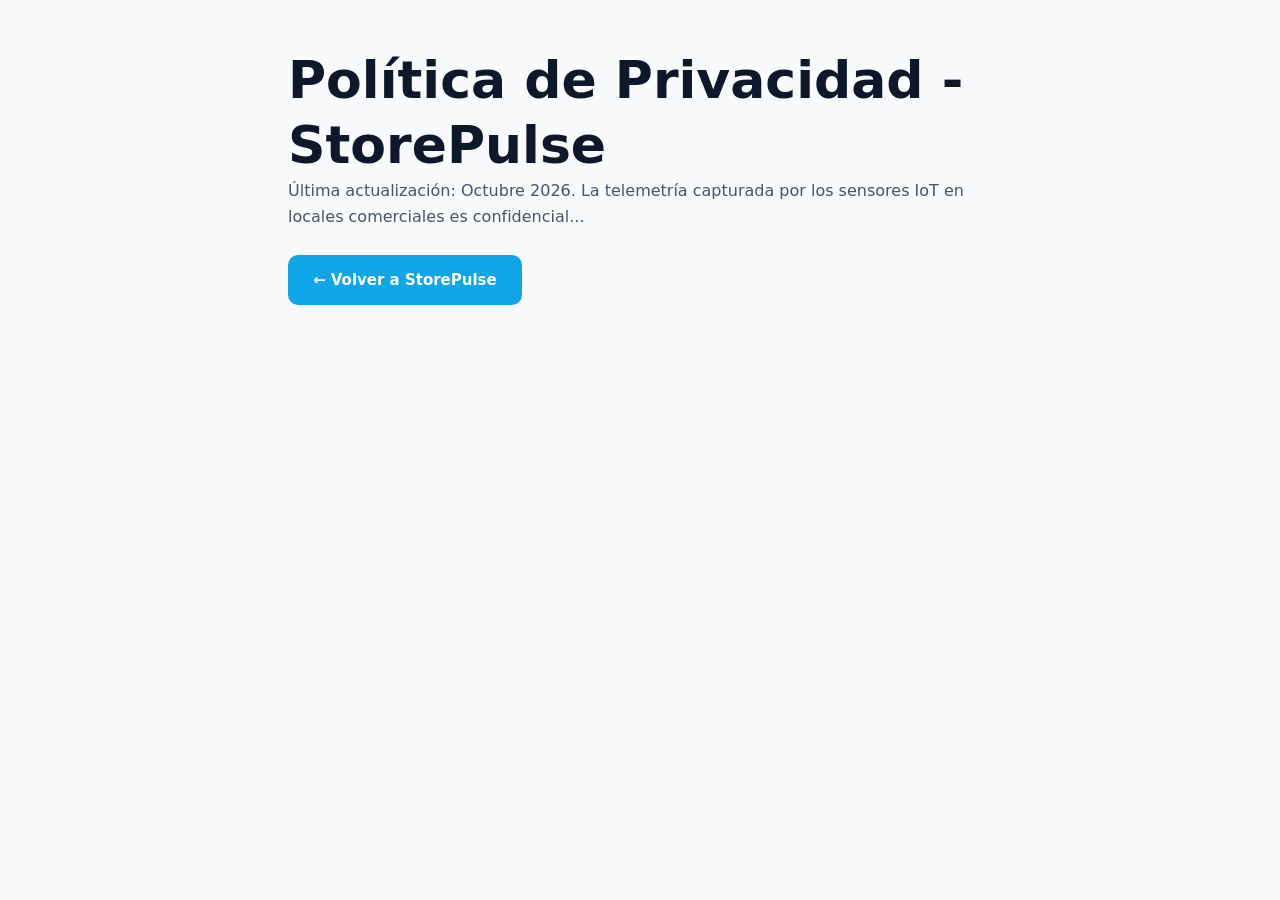
<file: privacy.html>
<!DOCTYPE html>
<html lang="es">
<head>
    <meta charset="UTF-8"><title>Política de Privacidad | StorePulse</title>
    <link rel="stylesheet" href="styles.css">
</head>
<body style="padding: 3rem; max-width: 800px; margin: auto;">
<h1>Política de Privacidad - StorePulse</h1>
<p>Última actualización: Octubre 2026. La telemetría capturada por los sensores IoT en locales comerciales es confidencial...</p>
<br><a href="index.html" class="btn btn-primary">&larr; Volver a StorePulse</a>
</body>
</html>
</file>
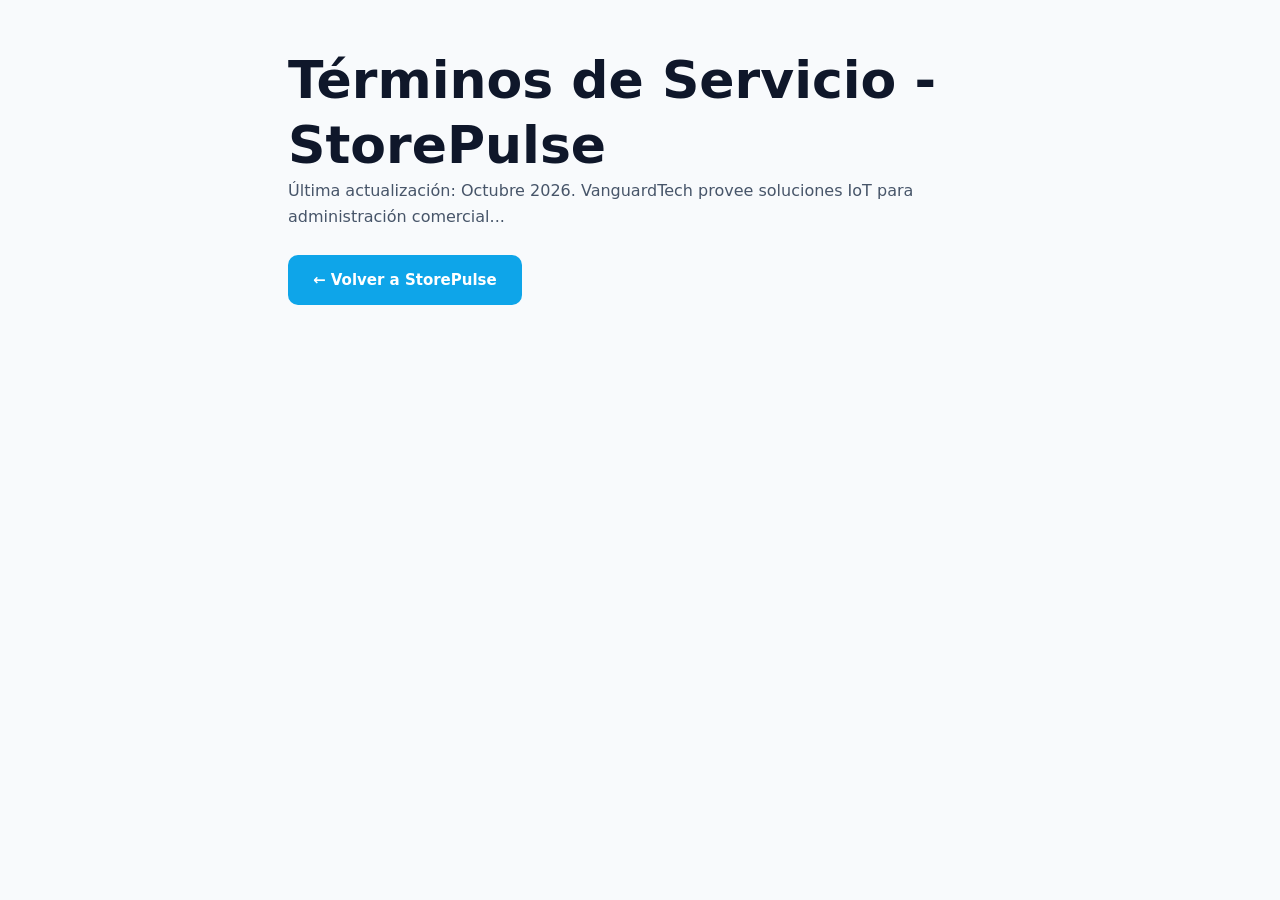
<file: terms.html>
<!DOCTYPE html>
<html lang="es">
<head>
    <meta charset="UTF-8"><title>Términos de Servicio | StorePulse</title>
    <link rel="stylesheet" href="styles.css">
</head>
<body style="padding: 3rem; max-width: 800px; margin: auto;">
<h1>Términos de Servicio - StorePulse</h1>
<p>Última actualización: Octubre 2026. VanguardTech provee soluciones IoT para administración comercial...</p>
<br><a href="index.html" class="btn btn-primary">&larr; Volver a StorePulse</a>
</body>
</html>
</file>
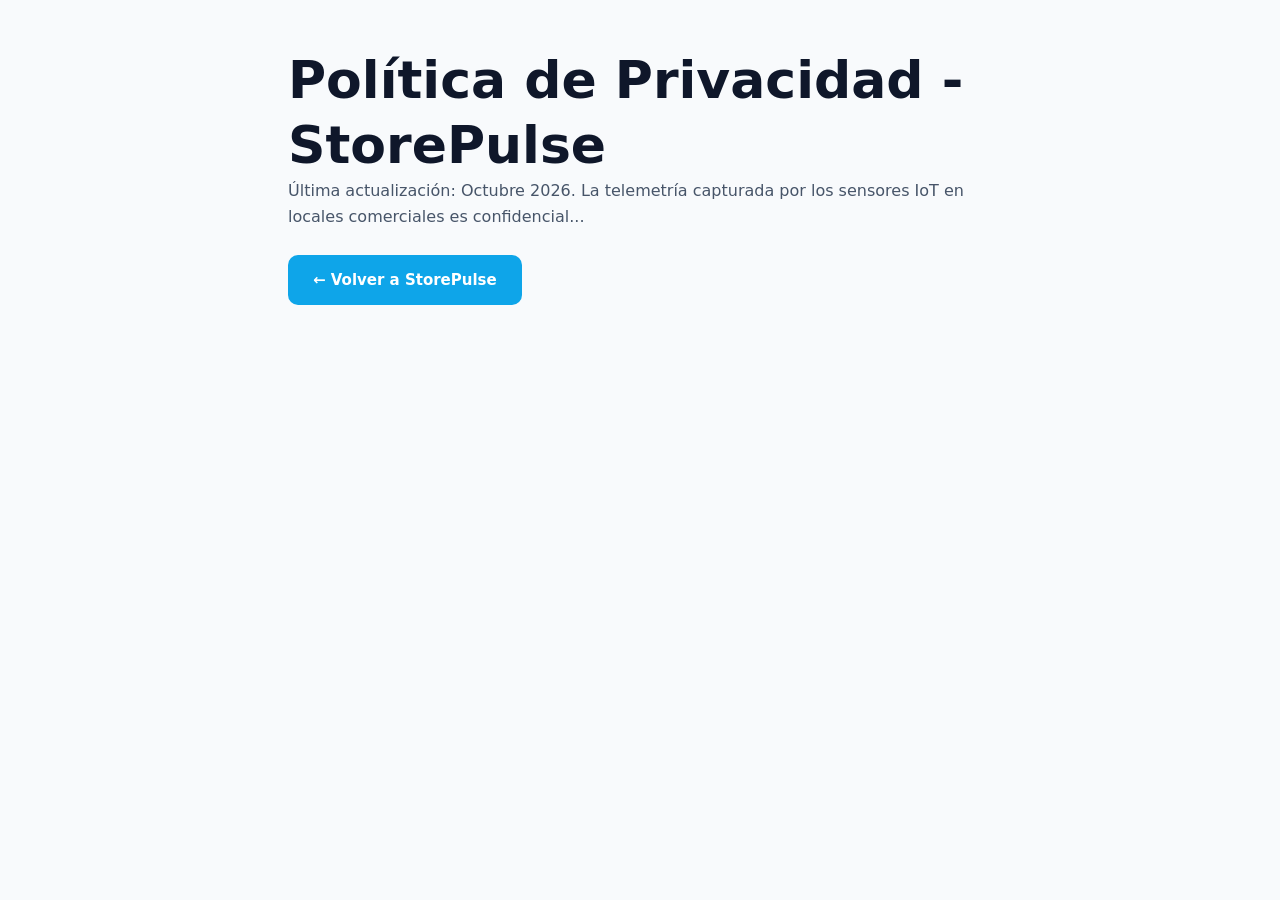
<file: public/sections/privacy.html>
<!DOCTYPE html>
<html lang="en">
<head>
    <meta charset="UTF-8"><title>Política de Privacidad | StorePulse</title>
    <link rel="stylesheet" href="../assets/styles/styles.css">
</head>
<body style="padding: 3rem; max-width: 800px; margin: auto;">
<h1>Política de Privacidad - StorePulse</h1>
<p>Última actualización: Octubre 2026. La telemetría capturada por los sensores IoT en locales comerciales es confidencial...</p>
<br><a href="../../index.html" class="btn btn-primary">&larr; Volver a StorePulse</a>
</body>
</html>
</file>
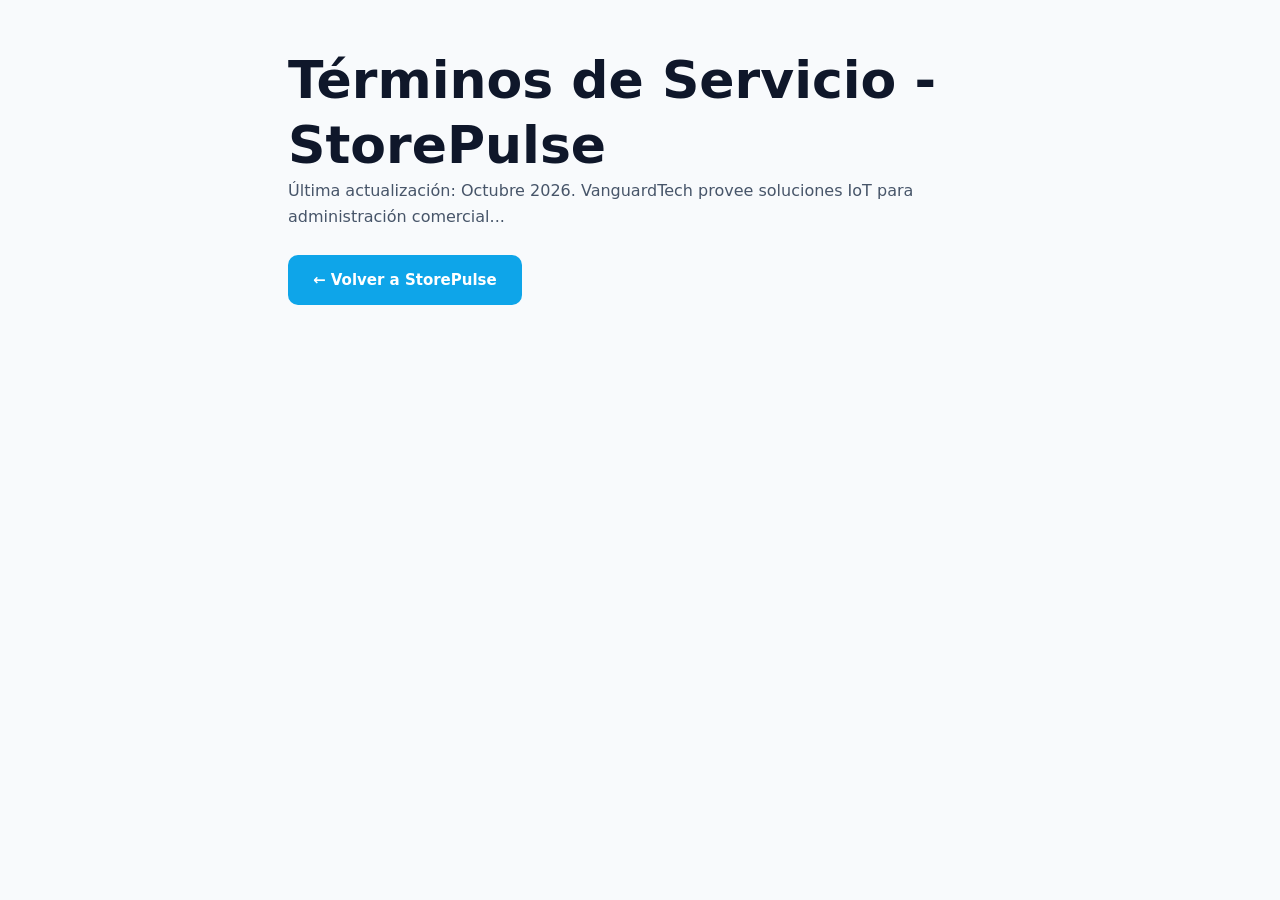
<file: public/sections/terms.html>
<!DOCTYPE html>
<html lang="en">
<head>
    <meta charset="UTF-8"><title>Términos de Servicio | StorePulse</title>
    <link rel="stylesheet" href="../assets/styles/styles.css">
</head>
<body style="padding: 3rem; max-width: 800px; margin: auto;">
<h1>Términos de Servicio - StorePulse</h1>
<p>Última actualización: Octubre 2026. VanguardTech provee soluciones IoT para administración comercial...</p>
<br><a href="../../index.html" class="btn btn-primary">&larr; Volver a StorePulse</a>
</body>
</html>
</file>
<file: public/assets/styles/styles.css>
/* ==========================================================================
   STOREPULSE DESIGN TOKENS & STYLES
   ========================================================================== */

:root {
    /* Primary Palette (Brand & Surface) */
    --color-primary-navy: #0F172A;
    --color-accent-cyan: #0EA5E9;
    --color-accent-hover: #0284C7;
    --color-secondary-slate: #334155;
    --color-bg-clean: #F8FAFC;
    --color-surface-white: #FFFFFF;

    /* Supporting Neutrals */
    --color-border: #E2E8F0;
    --color-text-body: #475569;
    --color-text-muted: #94A3B8;

    /* Functional Semantics (Aligned with RGB LED Hardware) */
    --color-semantic-red: #EF4444;     /* Intrusion / MQ-2 Smoke */
    --color-semantic-amber: #F59E0B;   /* Deviation / Offline Mode */
    --color-semantic-green: #10B981;   /* Normal Operation / All-Clear */
    --color-semantic-blue: #3B82F6;    /* 18650 Battery Backup */
    --color-semantic-purple: #8B5CF6;  /* Hardware Diagnostics */

    /* Typography */
    --font-primary: 'Plus Jakarta Sans', system-ui, -apple-system, sans-serif;
    --font-mono: 'JetBrains Mono', monospace;

    /* Shadows and Elevations */
    --shadow-sm: 0 1px 2px 0 rgba(15, 23, 42, 0.05);
    --shadow-md: 0 4px 6px -1px rgba(15, 23, 42, 0.08), 0 2px 4px -2px rgba(15, 23, 42, 0.04);
    --shadow-lg: 0 10px 15px -3px rgba(15, 23, 42, 0.08), 0 4px 6px -4px rgba(15, 23, 42, 0.03);
    --shadow-xl: 0 20px 25px -5px rgba(15, 23, 42, 0.1), 0 8px 10px -6px rgba(15, 23, 42, 0.04);

    /* Border Radius */
    --radius-sm: 6px;
    --radius-md: 10px;
    --radius-lg: 16px;
    --radius-full: 9999px;

    /* Transitions */
    --transition-fast: 0.2s cubic-bezier(0.4, 0, 0.2, 1);
    --transition-normal: 0.3s cubic-bezier(0.4, 0, 0.2, 1);
}

/* Reset and Base */
*, *::before, *::after {
    box-sizing: border-box;
    margin: 0;
    padding: 0;
}

html {
    scroll-behavior: smooth;
    font-size: 16px;
}

body {
    font-family: var(--font-primary), sans-serif;
    background-color: var(--color-bg-clean);
    color: var(--color-primary-navy);
    line-height: 1.6;
    -webkit-font-smoothing: antialiased;
}

/* Modular Typography */
h1, h2, h3, h4 {
    color: var(--color-primary-navy);
    font-weight: 700;
    line-height: 1.25;
}

h1 { font-size: clamp(2rem, 5vw, 3.25rem); }
h2 { font-size: clamp(1.75rem, 3.5vw, 2.35rem); }
h3 { font-size: 1.25rem; font-weight: 600; }
p { color: var(--color-text-body); }

a {
    color: inherit;
    text-decoration: none;
    transition: color var(--transition-fast);
}

ul { list-style: none; }
img { max-width: 100%; display: block; }

/* Containers */
.container {
    width: 100%;
    max-width: 1240px;
    margin-inline: auto;
    padding-inline: 1.5rem;
}

.container-narrow {
    max-width: 860px;
}

.section {
    padding-block: 5.5rem;
}

.section-alt {
    background-color: #F1F5F9;
}

.section-header {
    margin-bottom: 3.5rem;
}

.section-title {
    margin-block: 0.75rem;
}

.section-subtitle {
    font-size: 1.125rem;
    max-width: 650px;
    margin-inline: auto;
}

.text-center { text-align: center; }
.text-caption { font-size: 0.8125rem; color: var(--color-text-muted); }
.text-mono { font-family: var(--font-mono), monospace;; font-size: 0.85rem; color: var(--color-secondary-slate); }
.text-success { color: var(--color-semantic-green); font-weight: 600; }

/* Badges and Chips */
.badge {
    display: inline-flex;
    align-items: center;
    gap: 0.5rem;
    padding: 0.35rem 0.875rem;
    border-radius: var(--radius-full);
    font-size: 0.8125rem;
    font-weight: 600;
}

.badge-accent {
    background-color: rgba(14, 165, 233, 0.12);
    color: #0369A1;
}

.badge-discount {
    background-color: rgba(16, 185, 129, 0.15);
    color: #047857;
    font-size: 0.75rem;
    padding: 0.2rem 0.5rem;
    border-radius: var(--radius-full);
}

.status-indicator {
    width: 8px;
    height: 8px;
    border-radius: 50%;
}

.status-green {
    background-color: var(--color-semantic-green);
    box-shadow: 0 0 0 2px rgba(16, 185, 129, 0.25);
}

/* Buttons */
.btn {
    display: inline-flex;
    align-items: center;
    justify-content: center;
    padding: 0.75rem 1.5rem;
    border-radius: var(--radius-md);
    font-weight: 600;
    font-size: 0.9375rem;
    cursor: pointer;
    border: 1px solid transparent;
    transition: all var(--transition-fast);
}

.btn-sm { padding: 0.5rem 1rem; font-size: 0.875rem; }
.btn-lg { padding: 0.9rem 1.85rem; font-size: 1.05rem; }
.btn-block { width: 100%; }

.btn-primary {
    background-color: var(--color-accent-cyan);
    color: #FFFFFF;
}

.btn-primary:hover {
    background-color: var(--color-accent-hover);
    transform: translateY(-2px);
    box-shadow: 0 6px 15px rgba(14, 165, 233, 0.35);
}

.btn-secondary {
    background-color: #FFFFFF;
    color: var(--color-primary-navy);
    border-color: var(--color-border);
}

.btn-secondary:hover {
    background-color: #F8FAFC;
    border-color: #CBD5E1;
    transform: translateY(-1px);
}

.btn-outline {
    background: transparent;
    border: 2px solid var(--color-primary-navy);
    color: var(--color-primary-navy);
}

.btn-outline:hover {
    background-color: var(--color-primary-navy);
    color: #FFFFFF;
}

.btn-text {
    font-weight: 600;
    color: var(--color-secondary-slate);
    padding: 0.5rem 0.75rem;
}

.btn-text:hover { color: var(--color-accent-cyan); }

/* ==========================================================================
   1. NAVBAR
   ========================================================================== */
.navbar {
    position: sticky;
    top: 0;
    z-index: 1000;
    background-color: rgba(255, 255, 255, 0.92);
    backdrop-filter: blur(10px);
    border-bottom: 1px solid var(--color-border);
    transition: all var(--transition-normal);
}

.nav-container {
    display: flex;
    align-items: center;
    justify-content: space-between;
    height: 72px;
    max-width: 1240px;
    margin-inline: auto;
    padding-inline: 1.5rem;
}

.nav-brand {
    display: flex;
    align-items: center;
    gap: 0.75rem;
}

.brand-logo { width: 36px; height: 36px; }

.brand-text {
    font-size: 1.35rem;
    font-weight: 800;
    color: var(--color-primary-navy);
}

.brand-accent { color: var(--color-accent-cyan); }

.nav-menu {
    display: flex;
    align-items: center;
    gap: 2.5rem;
}

.nav-links {
    display: flex;
    align-items: center;
    gap: 1.75rem;
}

.nav-link {
    font-size: 0.9375rem;
    font-weight: 500;
    color: var(--color-secondary-slate);
}

.nav-link:hover { color: var(--color-accent-cyan); }

.nav-actions {
    display: flex;
    align-items: center;
    gap: 1rem;
}

/* Prevent navbar text from wrapping onto two lines */
.nav-link,
.nav-actions a { white-space: nowrap; }

/* EN / ES language switcher (matches badge and button visual language) */
.lang-switch {
    display: inline-flex;
    align-items: center;
    gap: 0.25rem;
    padding: 0.25rem 0.25rem 0.25rem 0.6rem;
    background-color: var(--color-surface-white);
    border: 1px solid var(--color-border);
    border-radius: var(--radius-full);
    box-shadow: var(--shadow-sm);
}

.lang-icon {
    width: 16px;
    height: 16px;
    margin-right: 0.15rem;
    color: var(--color-text-muted);
    flex-shrink: 0;
}

.lang-option {
    min-width: 2.4rem;
    padding: 0.35rem 0.7rem;
    border: none;
    border-radius: var(--radius-full);
    background: transparent;
    color: var(--color-secondary-slate);
    font-family: var(--font-primary), sans-serif;
    font-size: 0.8125rem;
    font-weight: 700;
    line-height: 1;
    letter-spacing: 0.02em;
    cursor: pointer;
}

.lang-option:hover:not(.active) {
    color: var(--color-accent-cyan);
    background-color: rgba(14, 165, 233, 0.08);
}

.lang-option.active {
    background-color: var(--color-accent-cyan);
    color: #FFFFFF;
    box-shadow: 0 2px 8px rgba(14, 165, 233, 0.35);
}

.lang-option:focus-visible {
    outline: 2px solid var(--color-accent-cyan);
    outline-offset: 2px;
}

/* Legal pages: switcher aligned top right */
.lang-switch-page {
    float: right;
    margin-bottom: 1rem;
}

.nav-toggle {
    display: none;
    background: none;
    border: none;
    cursor: pointer;
    flex-direction: column;
    gap: 5px;
}

.nav-toggle span {
    width: 24px;
    height: 2px;
    background-color: var(--color-primary-navy);
    transition: transform var(--transition-fast);
}

/* ==========================================================================
   2. HERO SECTION
   ========================================================================== */
.hero-section {
    padding-block: 5rem 6rem;
    background: radial-gradient(circle at 85% 15%, rgba(14, 165, 233, 0.08) 0%, transparent 60%);
}

.hero-grid {
    display: grid;
    grid-template-columns: 1.15fr 0.85fr;
    align-items: center;
    gap: 4rem;
}

.hero-content {
    display: flex;
    flex-direction: column;
    align-items: flex-start;
    gap: 1.5rem;
}

.hero-title .highlight {
    color: var(--color-accent-cyan);
}

.hero-description {
    font-size: 1.125rem;
    line-height: 1.65;
}

.hero-cta-group {
    display: flex;
    gap: 1rem;
    margin-top: 0.5rem;
}

.hero-proof {
    display: flex;
    align-items: center;
    gap: 2rem;
    margin-top: 2rem;
    padding-top: 1.75rem;
    border-top: 1px solid var(--color-border);
    width: 100%;
}

.proof-metric { display: flex; flex-direction: column; }
.proof-number { font-size: 1.5rem; font-weight: 800; color: var(--color-primary-navy); }
.proof-label { font-size: 0.78rem; color: var(--color-text-muted); }
.proof-divider { width: 1px; height: 36px; background-color: var(--color-border); }

/* Hero Glassmorphic Telemetry Card */
.telemetry-card-glass {
    background: rgba(255, 255, 255, 0.95);
    border: 1px solid rgba(226, 232, 240, 0.8);
    border-radius: var(--radius-lg);
    padding: 1.75rem;
    box-shadow: var(--shadow-xl);
    display: flex;
    flex-direction: column;
    gap: 1.25rem;
}

.glass-header {
    display: flex;
    justify-content: space-between;
    align-items: flex-start;
}

.gallery-badge {
    display: flex;
    align-items: center;
    gap: 0.75rem;
}

.gallery-icon {
    font-size: 1.75rem;
    background: var(--color-bg-clean);
    padding: 0.5rem;
    border-radius: var(--radius-md);
}

.badge-status {
    font-size: 0.75rem;
    font-weight: 600;
    padding: 0.25rem 0.65rem;
    border-radius: var(--radius-full);
}

.badge-success {
    background: rgba(16, 185, 129, 0.12);
    color: var(--color-semantic-green);
}

.telemetry-widgets {
    display: grid;
    grid-template-columns: 1fr 1fr;
    gap: 1rem;
}

.widget-metric {
    background: var(--color-bg-clean);
    padding: 1.25rem;
    border-radius: var(--radius-md);
    border: 1px solid var(--color-border);
}

.widget-title {
    font-size: 0.6875rem;
    font-weight: 700;
    letter-spacing: 0.05em;
    color: var(--color-text-muted);
}

.metric-value {
    font-size: 1.75rem;
    font-weight: 800;
    margin-block: 0.35rem;
    color: var(--color-primary-navy);
}

.metric-unit { font-size: 1rem; font-weight: 500; color: var(--color-text-body); }

.metric-progress-bar {
    width: 100%;
    height: 6px;
    background-color: #E2E8F0;
    border-radius: var(--radius-full);
    overflow: hidden;
    margin-block: 0.5rem;
}

.metric-progress-fill {
    height: 100%;
    background-color: var(--color-semantic-green);
    border-radius: var(--radius-full);
}

.fill-cyan { background-color: var(--color-accent-cyan); }

.widget-footer {
    display: flex;
    justify-content: space-between;
    align-items: center;
}

.security-strip {
    display: flex;
    flex-direction: column;
    gap: 0.5rem;
    padding-top: 0.75rem;
    border-top: 1px solid var(--color-border);
}

.sensor-pill {
    display: flex;
    align-items: center;
    gap: 0.65rem;
    font-size: 0.8125rem;
    color: var(--color-secondary-slate);
}

.status-dot {
    width: 8px;
    height: 8px;
    border-radius: 50%;
}

.dot-green { background-color: var(--color-semantic-green); }

/* ==========================================================================
   3. WHAT WE OFFER
   ========================================================================== */
.grid-cards-4 {
    display: grid;
    grid-template-columns: repeat(auto-fit, minmax(260px, 1fr));
    gap: 1.75rem;
}

.service-card {
    background: var(--color-surface-white);
    padding: 2.25rem 1.75rem;
    border-radius: var(--radius-lg);
    border: 1px solid var(--color-border);
    box-shadow: var(--shadow-sm);
    transition: all var(--transition-normal);
}

.service-card:hover {
    transform: translateY(-4px);
    box-shadow: var(--shadow-lg);
    border-color: #CBD5E1;
}

.card-icon-wrapper {
    width: 52px;
    height: 52px;
    border-radius: var(--radius-md);
    display: flex;
    align-items: center;
    justify-content: center;
    margin-bottom: 1.5rem;
}

.card-icon-wrapper svg { width: 28px; height: 28px; }

.icon-cyan { background: rgba(14, 165, 233, 0.12); color: var(--color-accent-cyan); }
.icon-red { background: rgba(239, 68, 68, 0.12); color: var(--color-semantic-red); }
.icon-amber { background: rgba(245, 158, 11, 0.12); color: var(--color-semantic-amber); }
.icon-blue { background: rgba(59, 130, 246, 0.12); color: var(--color-semantic-blue); }

.card-title { margin-bottom: 0.75rem; }
.card-text { font-size: 0.9375rem; }

/* ==========================================================================
   4. BENEFITS BY SEGMENT
   ========================================================================== */
.benefits-grid {
    display: grid;
    grid-template-columns: 1fr 1fr;
    gap: 2.5rem;
}

.benefit-box {
    background: var(--color-surface-white);
    padding: 3rem 2.5rem;
    border-radius: var(--radius-lg);
    border: 1px solid var(--color-border);
    box-shadow: var(--shadow-sm);
}

.role-badge {
    display: inline-block;
    font-size: 0.8125rem;
    font-weight: 700;
    text-transform: uppercase;
    color: var(--color-accent-cyan);
    margin-bottom: 0.5rem;
}

.benefit-header h3 {
    font-size: 1.5rem;
    margin-bottom: 1.75rem;
}

.benefit-list {
    display: flex;
    flex-direction: column;
    gap: 1.25rem;
}

.benefit-list li {
    display: flex;
    align-items: flex-start;
    gap: 1rem;
}

.check-icon {
    background: rgba(16, 185, 129, 0.15);
    color: var(--color-semantic-green);
    width: 24px;
    height: 24px;
    border-radius: 50%;
    display: flex;
    align-items: center;
    justify-content: center;
    font-weight: 800;
    flex-shrink: 0;
    font-size: 0.8125rem;
}

/* ==========================================================================
   5. HOW IT WORKS / STEPS
   ========================================================================== */
.steps-container {
    display: grid;
    grid-template-columns: repeat(3, 1fr);
    gap: 2rem;
}

.step-card {
    position: relative;
    background: var(--color-surface-white);
    padding: 2.5rem 2rem;
    border-radius: var(--radius-lg);
    border: 1px solid var(--color-border);
    box-shadow: var(--shadow-sm);
}

.step-badge {
    position: absolute;
    top: -16px;
    left: 24px;
    width: 32px;
    height: 32px;
    background-color: var(--color-primary-navy);
    color: #FFFFFF;
    border-radius: 50%;
    display: flex;
    align-items: center;
    justify-content: center;
    font-weight: 700;
    font-size: 0.875rem;
}

.step-icon {
    font-size: 2.25rem;
    margin-bottom: 1rem;
}

.step-title { margin-bottom: 0.75rem; }
.step-text { font-size: 0.9375rem; }

/* ==========================================================================
   6. SUBSCRIPTION PLANS
   ========================================================================== */
.billing-toggle-container {
    display: flex;
    align-items: center;
    justify-content: center;
    gap: 1rem;
    margin-top: 1.75rem;
}

.billing-option {
    font-size: 0.9375rem;
    font-weight: 600;
    color: var(--color-secondary-slate);
}

/* Switch Toggle */
.switch {
    position: relative;
    display: inline-block;
    width: 52px;
    height: 28px;
}

.switch input { opacity: 0; width: 0; height: 0; }

.slider {
    position: absolute;
    cursor: pointer;
    inset: 0;
    background-color: #CBD5E1;
    transition: .3s;
}

.slider:before {
    position: absolute;
    content: "";
    height: 20px;
    width: 20px;
    left: 4px;
    bottom: 4px;
    background-color: white;
    transition: .3s;
}

input:checked + .slider { background-color: var(--color-accent-cyan); }
input:checked + .slider:before { transform: translateX(24px); }
.slider.round { border-radius: 34px; }
.slider.round:before { border-radius: 50%; }

.pricing-grid {
    display: grid;
    grid-template-columns: repeat(3, 1fr);
    gap: 2rem;
    align-items: stretch;
}

.pricing-card {
    background: var(--color-surface-white);
    padding: 3rem 2rem;
    border-radius: var(--radius-lg);
    border: 1px solid var(--color-border);
    box-shadow: var(--shadow-sm);
    display: flex;
    flex-direction: column;
    justify-content: space-between;
}

.pricing-featured {
    border: 2px solid var(--color-accent-cyan);
    position: relative;
    transform: scale(1.03);
    box-shadow: var(--shadow-xl);
}

.featured-ribbon {
    position: absolute;
    top: -14px;
    left: 50%;
    transform: translateX(-50%);
    background-color: var(--color-accent-cyan);
    color: #FFFFFF;
    padding: 0.3rem 1rem;
    font-size: 0.75rem;
    font-weight: 700;
    text-transform: uppercase;
    border-radius: var(--radius-full);
}

.plan-name { font-size: 1.5rem; }
.plan-desc { font-size: 0.875rem; margin-top: 0.5rem; margin-bottom: 1.5rem; min-height: 40px; }

.price-box {
    display: flex;
    align-items: baseline;
    gap: 0.35rem;
    margin-bottom: 2rem;
}

.currency { font-size: 1.25rem; font-weight: 700; }
.price-value { font-size: 3rem; font-weight: 800; color: var(--color-primary-navy); }
.period { font-size: 0.9375rem; color: var(--color-text-muted); }

.pricing-features {
    display: flex;
    flex-direction: column;
    gap: 0.875rem;
    margin-bottom: 2.5rem;
    flex-grow: 1;
}

.pricing-features li {
    font-size: 0.9375rem;
    position: relative;
    padding-left: 1.5rem;
}

.pricing-features li::before {
    content: "✔";
    position: absolute;
    left: 0;
    color: var(--color-semantic-green);
    font-size: 0.8125rem;
}

/* ==========================================================================
   7. FAQ ACCORDION
   ========================================================================== */
.faq-accordion {
    display: flex;
    flex-direction: column;
    gap: 1rem;
}

.faq-item {
    background: var(--color-surface-white);
    border-radius: var(--radius-md);
    border: 1px solid var(--color-border);
    overflow: hidden;
}

.faq-question {
    width: 100%;
    padding: 1.5rem;
    background: none;
    border: none;
    display: flex;
    justify-content: space-between;
    align-items: center;
    font-family: var(--font-primary), sans-serif;
    font-size: 1.0625rem;
    font-weight: 600;
    color: var(--color-primary-navy);
    text-align: left;
    cursor: pointer;
}

.faq-icon {
    font-size: 1.5rem;
    color: var(--color-accent-cyan);
    transition: transform var(--transition-fast);
}

.faq-answer {
    max-height: 0;
    overflow: hidden;
    transition: max-height var(--transition-normal);
    padding-inline: 1.5rem;
}

.faq-answer p {
    padding-bottom: 1.5rem;
    font-size: 0.9375rem;
    line-height: 1.6;
}

.faq-item.active .faq-icon {
    transform: rotate(45deg);
}

.faq-item.active .faq-answer {
    max-height: 250px;
}

/* ==========================================================================
   8. OUR TEAM
   ========================================================================== */
.team-grid {
    display: grid;
    grid-template-columns: repeat(3, 1fr);
    gap: 2rem;
}

.team-card {
    background: var(--color-surface-white);
    border-radius: var(--radius-lg);
    border: 1px solid var(--color-border);
    padding: 2rem;
    display: flex;
    flex-direction: column;
    align-items: center;
    text-align: center;
    box-shadow: var(--shadow-sm);
    transition: transform var(--transition-fast);
}

.team-card:hover { transform: translateY(-4px); }

.team-avatar {
    width: 96px;
    height: 96px;
    border-radius: 50%;
    overflow: hidden;
    border: 3px solid var(--color-accent-cyan);
    margin-bottom: 1.25rem;
    box-shadow: var(--shadow-md);
}

.team-avatar img {
    width: 100%;
    height: 100%;
    object-fit: cover;
}

.team-name { font-size: 1.15rem; margin-bottom: 0.25rem; }
.team-role { font-size: 0.8125rem; color: var(--color-accent-cyan); font-weight: 600; margin-bottom: 0.85rem; }
.team-bio { font-size: 0.875rem; line-height: 1.5; color: var(--color-text-body); }

/* ==========================================================================
   9. CTA & CONTACT FORM
   ========================================================================== */
.cta-contact-wrapper {
    display: grid;
    grid-template-columns: 1fr 1fr;
    gap: 4rem;
    align-items: center;
}

.cta-title { font-size: 2.25rem; margin-block: 0.75rem 1rem; }
.cta-text { font-size: 1.0625rem; margin-bottom: 2rem; }

.quote-card {
    background: rgba(14, 165, 233, 0.08);
    border-left: 4px solid var(--color-accent-cyan);
    padding: 1.5rem;
    border-radius: 0 var(--radius-md) var(--radius-md) 0;
}

.quote-text {
    font-style: italic;
    font-size: 0.9375rem;
    color: var(--color-secondary-slate);
    margin-bottom: 0.75rem;
}

.quote-author strong { display: block; font-size: 0.875rem; }
.quote-author span { font-size: 0.75rem; color: var(--color-text-muted); }

.contact-card {
    background: var(--color-surface-white);
    padding: 2.5rem;
    border-radius: var(--radius-lg);
    border: 1px solid var(--color-border);
    box-shadow: var(--shadow-xl);
}

.form-title { font-size: 1.5rem; margin-bottom: 1.5rem; }

.demo-form {
    display: flex;
    flex-direction: column;
    gap: 1.25rem;
}

.form-group {
    display: flex;
    flex-direction: column;
    gap: 0.4rem;
}

.form-group label {
    font-size: 0.875rem;
    font-weight: 600;
    color: var(--color-secondary-slate);
}

.form-control {
    width: 100%;
    padding: 0.75rem 1rem;
    border: 1px solid var(--color-border);
    border-radius: var(--radius-md);
    font-family: var(--font-primary), sans-serif;
    font-size: 0.9375rem;
    transition: all var(--transition-fast);
}

.form-control:focus {
    outline: none;
    border-color: var(--color-accent-cyan);
    box-shadow: 0 0 0 3px rgba(14, 165, 233, 0.15);
}

.form-row {
    display: grid;
    grid-template-columns: 1fr 1fr;
    gap: 1rem;
}

.form-error {
    font-size: 0.75rem;
    color: var(--color-semantic-red);
    display: none;
}

.form-control.invalid { border-color: var(--color-semantic-red); }
.form-control.invalid + .form-error { display: block; }

.form-success {
    display: none;
    background: rgba(16, 185, 129, 0.15);
    color: #047857;
    padding: 1rem;
    border-radius: var(--radius-md);
    font-size: 0.875rem;
    font-weight: 600;
    text-align: center;
}

/* ==========================================================================
   10. FOOTER
   ========================================================================== */
.footer {
    background-color: var(--color-primary-navy);
    color: #94A3B8;
    padding-top: 5rem;
}

.footer-grid {
    display: grid;
    grid-template-columns: 2fr 1fr 1fr 1fr;
    gap: 3rem;
    padding-bottom: 4rem;
}

.footer-logo .brand-text { color: #FFFFFF; }
.footer-text { margin-block: 1rem; font-size: 0.875rem; max-width: 320px; }

.footer-heading {
    color: #FFFFFF;
    font-size: 1rem;
    margin-bottom: 1.25rem;
}

.footer-links {
    display: flex;
    flex-direction: column;
    gap: 0.75rem;
}

.footer-links a {
    font-size: 0.875rem;
    color: #94A3B8;
}

.footer-links a:hover { color: var(--color-accent-cyan); }

.footer-bottom {
    border-top: 1px solid #1E293B;
    padding-block: 1.75rem;
}

.footer-bottom-flex {
    display: flex;
    justify-content: space-between;
    align-items: center;
    font-size: 0.8125rem;
}

/* ==========================================================================
   11. TERMS AND CONDITIONS
   ========================================================================== */
.terms-updated {
    display: inline-block;
    margin-top: 1rem;
}

.terms-layout {
    display: grid;
    grid-template-columns: 260px 1fr;
    gap: 3rem;
    align-items: start;
}

.terms-index {
    position: sticky;
    top: 96px;
    background: var(--color-surface-white);
    border: 1px solid var(--color-border);
    border-radius: var(--radius-md);
    padding: 1.5rem;
}

.terms-index-title {
    font-size: 0.8125rem;
    text-transform: uppercase;
    letter-spacing: 0.08em;
    color: var(--color-text-muted);
    margin-bottom: 1rem;
}

.terms-index-list {
    list-style: none;
    display: flex;
    flex-direction: column;
    gap: 0.25rem;
}

.terms-index-link {
    display: block;
    padding: 0.5rem 0.75rem;
    border-left: 2px solid transparent;
    border-radius: var(--radius-sm);
    font-size: 0.9375rem;
    color: var(--color-text-body);
}

.terms-index-link:hover {
    color: var(--color-accent-cyan);
    background: rgba(14, 165, 233, 0.06);
}

.terms-index-link.active {
    color: #0369A1;
    font-weight: 600;
    border-left-color: var(--color-accent-cyan);
    background: rgba(14, 165, 233, 0.1);
}

.terms-body {
    display: flex;
    flex-direction: column;
    gap: 1.25rem;
}

.terms-clause {
    display: grid;
    grid-template-columns: auto 1fr;
    gap: 1.25rem;
    background: var(--color-surface-white);
    border: 1px solid var(--color-border);
    border-radius: var(--radius-md);
    padding: 1.75rem;
    scroll-margin-top: 96px;
    transition: box-shadow var(--transition-fast), border-color var(--transition-fast);
}

.terms-clause:hover {
    border-color: rgba(14, 165, 233, 0.4);
    box-shadow: var(--shadow-md);
}

.terms-number {
    height: fit-content;
    padding: 0.35rem 0.6rem;
    border-radius: var(--radius-sm);
    background: rgba(14, 165, 233, 0.12);
    color: #0369A1;
    font-family: var(--font-mono), monospace;
    font-size: 0.875rem;
    font-weight: 600;
}

.terms-clause h3 {
    margin-bottom: 0.5rem;
}

.terms-clause p,
.terms-contact {
    font-size: 0.9375rem;
    line-height: 1.7;
}

.terms-clause a,
.terms-contact a {
    color: var(--color-accent-cyan);
    font-weight: 600;
}

.terms-clause a:hover,
.terms-contact a:hover {
    color: var(--color-accent-hover);
}

.terms-contact {
    text-align: center;
    margin-top: 0.75rem;
}

/* ==========================================================================
   RESPONSIVE DESIGN (Tablets and Mobile Devices)
   ========================================================================== */
/* Product video */
.product-video-frame {
    max-width: 960px;
    margin-inline: auto;
    border-radius: var(--radius-lg);
    overflow: hidden;
    background-color: var(--color-primary-navy);
    box-shadow: var(--shadow-xl);
    border: 1px solid var(--color-border);
}

.product-video {
    display: block;
    width: 100%;
    height: auto;
    aspect-ratio: 16 / 9;
    background-color: var(--color-primary-navy);
}

@media (max-width: 1024px) {
    .hero-grid,
    .cta-contact-wrapper {
        grid-template-columns: 1fr;
        gap: 3rem;
    }

    .steps-container,
    .pricing-grid,
    .team-grid {
        grid-template-columns: repeat(2, 1fr);
    }

    .pricing-featured { transform: none; }
    .footer-grid { grid-template-columns: 1fr 1fr; }

    .terms-layout {
        grid-template-columns: minmax(0, 1fr);
        gap: 2rem;
    }

    .terms-index { position: static; }

    .nav-menu {
        position: fixed;
        top: 72px;
        left: 0;
        right: 0;
        background: #FFFFFF;
        flex-direction: column;
        padding: 2rem;
        box-shadow: var(--shadow-xl);
        transform: translateY(-150%);
        transition: transform var(--transition-normal);
    }

    .nav-menu.active {
        transform: translateY(0);
    }

    .nav-links {
        flex-direction: column;
        width: 100%;
        gap: 1.25rem;
    }

    .nav-actions {
        flex-direction: column;
        width: 100%;
    }

    .nav-actions .btn { width: 100%; }

    .nav-actions .lang-switch { align-self: center; }

    .nav-toggle { display: flex; }
}

@media (max-width: 768px) {
    .hero-proof {
        flex-direction: column;
        align-items: flex-start;
        gap: 1rem;
    }

    .proof-divider { display: none; }

    .benefits-grid,
    .steps-container,
    .pricing-grid,
    .team-grid,
    .footer-grid {
        grid-template-columns: 1fr;
    }

    .telemetry-widgets,
    .form-row {
        grid-template-columns: 1fr;
    }

    .footer-bottom-flex {
        flex-direction: column;
        gap: 0.5rem;
        text-align: center;
    }
    .terms-index { padding: 1rem; }

    .terms-index-list {
        flex-direction: row;
        gap: 0.5rem;
        overflow-x: auto;
        padding-bottom: 0.25rem;
    }

    .terms-index-link {
        white-space: nowrap;
        border: 1px solid var(--color-border);
        border-radius: var(--radius-full);
        font-size: 0.875rem;
    }

    .terms-index-link.active { border-color: var(--color-accent-cyan); }

    .terms-clause {
        grid-template-columns: minmax(0, 1fr);
        gap: 0.75rem;
        padding: 1.25rem;
    }

    .terms-number { justify-self: start; }
}
</file>
<file: styles.css>
/* ==========================================================================
   STOREPULSE DESIGN TOKENS & STYLES (Capítulo V - Secciones 5.1 y 5.2)
   ========================================================================== */

:root {
    /* Paleta Principal (Brand & Surface) */
    --color-primary-navy: #0F172A;
    --color-accent-cyan: #0EA5E9;
    --color-accent-hover: #0284C7;
    --color-secondary-slate: #334155;
    --color-bg-clean: #F8FAFC;
    --color-surface-white: #FFFFFF;

    /* Neutros de Soporte */
    --color-border: #E2E8F0;
    --color-text-body: #475569;
    --color-text-muted: #94A3B8;

    /* Semánticos Funcionales (Alineados al Hardware LED RGB) */
    --color-semantic-red: #EF4444;     /* Intrusión / Humo MQ-2 */
    --color-semantic-amber: #F59E0B;   /* Desviación / Modo Offline */
    --color-semantic-green: #10B981;   /* Operación Normal / All-Clear */
    --color-semantic-blue: #3B82F6;    /* Respaldo Batería 18650 */
    --color-semantic-purple: #8B5CF6;  /* Diagnóstico de Hardware */

    /* Tipografías */
    --font-primary: 'Plus Jakarta Sans', system-ui, -apple-system, sans-serif;
    --font-mono: 'JetBrains Mono', monospace;

    /* Sombras y Elevaciones */
    --shadow-sm: 0 1px 2px 0 rgba(15, 23, 42, 0.05);
    --shadow-md: 0 4px 6px -1px rgba(15, 23, 42, 0.08), 0 2px 4px -2px rgba(15, 23, 42, 0.04);
    --shadow-lg: 0 10px 15px -3px rgba(15, 23, 42, 0.08), 0 4px 6px -4px rgba(15, 23, 42, 0.03);
    --shadow-xl: 0 20px 25px -5px rgba(15, 23, 42, 0.1), 0 8px 10px -6px rgba(15, 23, 42, 0.04);

    /* Bordes Redondeados */
    --radius-sm: 6px;
    --radius-md: 10px;
    --radius-lg: 16px;
    --radius-full: 9999px;

    /* Transiciones */
    --transition-fast: 0.2s cubic-bezier(0.4, 0, 0.2, 1);
    --transition-normal: 0.3s cubic-bezier(0.4, 0, 0.2, 1);
}

/* Reset y Base */
*, *::before, *::after {
    box-sizing: border-box;
    margin: 0;
    padding: 0;
}

html {
    scroll-behavior: smooth;
    font-size: 16px;
}

body {
    font-family: var(--font-primary), sans-serif;
    background-color: var(--color-bg-clean);
    color: var(--color-primary-navy);
    line-height: 1.6;
    -webkit-font-smoothing: antialiased;
}

/* Tipografía Modular */
h1, h2, h3, h4 {
    color: var(--color-primary-navy);
    font-weight: 700;
    line-height: 1.25;
}

h1 { font-size: clamp(2rem, 5vw, 3.25rem); }
h2 { font-size: clamp(1.75rem, 3.5vw, 2.35rem); }
h3 { font-size: 1.25rem; font-weight: 600; }
p { color: var(--color-text-body); }

a {
    color: inherit;
    text-decoration: none;
    transition: color var(--transition-fast);
}

ul { list-style: none; }
img { max-width: 100%; display: block; }

/* Contenedores */
.container {
    width: 100%;
    max-width: 1240px;
    margin-inline: auto;
    padding-inline: 1.5rem;
}

.container-narrow {
    max-width: 860px;
}

.section {
    padding-block: 5.5rem;
}

.section-alt {
    background-color: #F1F5F9;
}

.section-header {
    margin-bottom: 3.5rem;
}

.section-title {
    margin-block: 0.75rem;
}

.section-subtitle {
    font-size: 1.125rem;
    max-width: 650px;
    margin-inline: auto;
}

.text-center { text-align: center; }
.text-caption { font-size: 0.8125rem; color: var(--color-text-muted); }
.text-mono { font-family: var(--font-mono), monospace;; font-size: 0.85rem; color: var(--color-secondary-slate); }
.text-success { color: var(--color-semantic-green); font-weight: 600; }

/* Badges y Chips */
.badge {
    display: inline-flex;
    align-items: center;
    gap: 0.5rem;
    padding: 0.35rem 0.875rem;
    border-radius: var(--radius-full);
    font-size: 0.8125rem;
    font-weight: 600;
}

.badge-accent {
    background-color: rgba(14, 165, 233, 0.12);
    color: #0369A1;
}

.badge-discount {
    background-color: rgba(16, 185, 129, 0.15);
    color: #047857;
    font-size: 0.75rem;
    padding: 0.2rem 0.5rem;
    border-radius: var(--radius-full);
}

.status-indicator {
    width: 8px;
    height: 8px;
    border-radius: 50%;
}

.status-green {
    background-color: var(--color-semantic-green);
    box-shadow: 0 0 0 2px rgba(16, 185, 129, 0.25);
}

/* Botones */
.btn {
    display: inline-flex;
    align-items: center;
    justify-content: center;
    padding: 0.75rem 1.5rem;
    border-radius: var(--radius-md);
    font-weight: 600;
    font-size: 0.9375rem;
    cursor: pointer;
    border: 1px solid transparent;
    transition: all var(--transition-fast);
}

.btn-sm { padding: 0.5rem 1rem; font-size: 0.875rem; }
.btn-lg { padding: 0.9rem 1.85rem; font-size: 1.05rem; }
.btn-block { width: 100%; }

.btn-primary {
    background-color: var(--color-accent-cyan);
    color: #FFFFFF;
}

.btn-primary:hover {
    background-color: var(--color-accent-hover);
    transform: translateY(-2px);
    box-shadow: 0 6px 15px rgba(14, 165, 233, 0.35);
}

.btn-secondary {
    background-color: #FFFFFF;
    color: var(--color-primary-navy);
    border-color: var(--color-border);
}

.btn-secondary:hover {
    background-color: #F8FAFC;
    border-color: #CBD5E1;
    transform: translateY(-1px);
}

.btn-outline {
    background: transparent;
    border: 2px solid var(--color-primary-navy);
    color: var(--color-primary-navy);
}

.btn-outline:hover {
    background-color: var(--color-primary-navy);
    color: #FFFFFF;
}

.btn-text {
    font-weight: 600;
    color: var(--color-secondary-slate);
    padding: 0.5rem 0.75rem;
}

.btn-text:hover { color: var(--color-accent-cyan); }

/* ==========================================================================
   1. NAVBAR
   ========================================================================== */
.navbar {
    position: sticky;
    top: 0;
    z-index: 1000;
    background-color: rgba(255, 255, 255, 0.92);
    backdrop-filter: blur(10px);
    border-bottom: 1px solid var(--color-border);
    transition: all var(--transition-normal);
}

.nav-container {
    display: flex;
    align-items: center;
    justify-content: space-between;
    height: 72px;
    max-width: 1240px;
    margin-inline: auto;
    padding-inline: 1.5rem;
}

.nav-brand {
    display: flex;
    align-items: center;
    gap: 0.75rem;
}

.brand-logo { width: 36px; height: 36px; }

.brand-text {
    font-size: 1.35rem;
    font-weight: 800;
    color: var(--color-primary-navy);
}

.brand-accent { color: var(--color-accent-cyan); }

.nav-menu {
    display: flex;
    align-items: center;
    gap: 2.5rem;
}

.nav-links {
    display: flex;
    align-items: center;
    gap: 1.75rem;
}

.nav-link {
    font-size: 0.9375rem;
    font-weight: 500;
    color: var(--color-secondary-slate);
}

.nav-link:hover { color: var(--color-accent-cyan); }

.nav-actions {
    display: flex;
    align-items: center;
    gap: 1rem;
}

.nav-toggle {
    display: none;
    background: none;
    border: none;
    cursor: pointer;
    flex-direction: column;
    gap: 5px;
}

.nav-toggle span {
    width: 24px;
    height: 2px;
    background-color: var(--color-primary-navy);
    transition: transform var(--transition-fast);
}

/* ==========================================================================
   2. HERO SECTION
   ========================================================================== */
.hero-section {
    padding-block: 5rem 6rem;
    background: radial-gradient(circle at 85% 15%, rgba(14, 165, 233, 0.08) 0%, transparent 60%);
}

.hero-grid {
    display: grid;
    grid-template-columns: 1.15fr 0.85fr;
    align-items: center;
    gap: 4rem;
}

.hero-content {
    display: flex;
    flex-direction: column;
    align-items: flex-start;
    gap: 1.5rem;
}

.hero-title .highlight {
    color: var(--color-accent-cyan);
}

.hero-description {
    font-size: 1.125rem;
    line-height: 1.65;
}

.hero-cta-group {
    display: flex;
    gap: 1rem;
    margin-top: 0.5rem;
}

.hero-proof {
    display: flex;
    align-items: center;
    gap: 2rem;
    margin-top: 2rem;
    padding-top: 1.75rem;
    border-top: 1px solid var(--color-border);
    width: 100%;
}

.proof-metric { display: flex; flex-direction: column; }
.proof-number { font-size: 1.5rem; font-weight: 800; color: var(--color-primary-navy); }
.proof-label { font-size: 0.78rem; color: var(--color-text-muted); }
.proof-divider { width: 1px; height: 36px; background-color: var(--color-border); }

/* Tarjeta Glassmorphic Hero */
.telemetry-card-glass {
    background: rgba(255, 255, 255, 0.95);
    border: 1px solid rgba(226, 232, 240, 0.8);
    border-radius: var(--radius-lg);
    padding: 1.75rem;
    box-shadow: var(--shadow-xl);
    display: flex;
    flex-direction: column;
    gap: 1.25rem;
}

.glass-header {
    display: flex;
    justify-content: space-between;
    align-items: flex-start;
}

.gallery-badge {
    display: flex;
    align-items: center;
    gap: 0.75rem;
}

.gallery-icon {
    font-size: 1.75rem;
    background: var(--color-bg-clean);
    padding: 0.5rem;
    border-radius: var(--radius-md);
}

.badge-status {
    font-size: 0.75rem;
    font-weight: 600;
    padding: 0.25rem 0.65rem;
    border-radius: var(--radius-full);
}

.badge-success {
    background: rgba(16, 185, 129, 0.12);
    color: var(--color-semantic-green);
}

.telemetry-widgets {
    display: grid;
    grid-template-columns: 1fr 1fr;
    gap: 1rem;
}

.widget-metric {
    background: var(--color-bg-clean);
    padding: 1.25rem;
    border-radius: var(--radius-md);
    border: 1px solid var(--color-border);
}

.widget-title {
    font-size: 0.6875rem;
    font-weight: 700;
    letter-spacing: 0.05em;
    color: var(--color-text-muted);
}

.metric-value {
    font-size: 1.75rem;
    font-weight: 800;
    margin-block: 0.35rem;
    color: var(--color-primary-navy);
}

.metric-unit { font-size: 1rem; font-weight: 500; color: var(--color-text-body); }

.metric-progress-bar {
    width: 100%;
    height: 6px;
    background-color: #E2E8F0;
    border-radius: var(--radius-full);
    overflow: hidden;
    margin-block: 0.5rem;
}

.metric-progress-fill {
    height: 100%;
    background-color: var(--color-semantic-green);
    border-radius: var(--radius-full);
}

.fill-cyan { background-color: var(--color-accent-cyan); }

.widget-footer {
    display: flex;
    justify-content: space-between;
    align-items: center;
}

.security-strip {
    display: flex;
    flex-direction: column;
    gap: 0.5rem;
    padding-top: 0.75rem;
    border-top: 1px solid var(--color-border);
}

.sensor-pill {
    display: flex;
    align-items: center;
    gap: 0.65rem;
    font-size: 0.8125rem;
    color: var(--color-secondary-slate);
}

.status-dot {
    width: 8px;
    height: 8px;
    border-radius: 50%;
}

.dot-green { background-color: var(--color-semantic-green); }

/* ==========================================================================
   3. WHAT WE OFFER
   ========================================================================== */
.grid-cards-4 {
    display: grid;
    grid-template-columns: repeat(auto-fit, minmax(260px, 1fr));
    gap: 1.75rem;
}

.service-card {
    background: var(--color-surface-white);
    padding: 2.25rem 1.75rem;
    border-radius: var(--radius-lg);
    border: 1px solid var(--color-border);
    box-shadow: var(--shadow-sm);
    transition: all var(--transition-normal);
}

.service-card:hover {
    transform: translateY(-4px);
    box-shadow: var(--shadow-lg);
    border-color: #CBD5E1;
}

.card-icon-wrapper {
    width: 52px;
    height: 52px;
    border-radius: var(--radius-md);
    display: flex;
    align-items: center;
    justify-content: center;
    margin-bottom: 1.5rem;
}

.card-icon-wrapper svg { width: 28px; height: 28px; }

.icon-cyan { background: rgba(14, 165, 233, 0.12); color: var(--color-accent-cyan); }
.icon-red { background: rgba(239, 68, 68, 0.12); color: var(--color-semantic-red); }
.icon-amber { background: rgba(245, 158, 11, 0.12); color: var(--color-semantic-amber); }
.icon-blue { background: rgba(59, 130, 246, 0.12); color: var(--color-semantic-blue); }

.card-title { margin-bottom: 0.75rem; }
.card-text { font-size: 0.9375rem; }

/* ==========================================================================
   4. BENEFICIOS POR SEGMENTO
   ========================================================================== */
.benefits-grid {
    display: grid;
    grid-template-columns: 1fr 1fr;
    gap: 2.5rem;
}

.benefit-box {
    background: var(--color-surface-white);
    padding: 3rem 2.5rem;
    border-radius: var(--radius-lg);
    border: 1px solid var(--color-border);
    box-shadow: var(--shadow-sm);
}

.role-badge {
    display: inline-block;
    font-size: 0.8125rem;
    font-weight: 700;
    text-transform: uppercase;
    color: var(--color-accent-cyan);
    margin-bottom: 0.5rem;
}

.benefit-header h3 {
    font-size: 1.5rem;
    margin-bottom: 1.75rem;
}

.benefit-list {
    display: flex;
    flex-direction: column;
    gap: 1.25rem;
}

.benefit-list li {
    display: flex;
    align-items: flex-start;
    gap: 1rem;
}

.check-icon {
    background: rgba(16, 185, 129, 0.15);
    color: var(--color-semantic-green);
    width: 24px;
    height: 24px;
    border-radius: 50%;
    display: flex;
    align-items: center;
    justify-content: center;
    font-weight: 800;
    flex-shrink: 0;
    font-size: 0.8125rem;
}

/* ==========================================================================
   5. CÓMO FUNCIONA / STEPS
   ========================================================================== */
.steps-container {
    display: grid;
    grid-template-columns: repeat(3, 1fr);
    gap: 2rem;
}

.step-card {
    position: relative;
    background: var(--color-surface-white);
    padding: 2.5rem 2rem;
    border-radius: var(--radius-lg);
    border: 1px solid var(--color-border);
    box-shadow: var(--shadow-sm);
}

.step-badge {
    position: absolute;
    top: -16px;
    left: 24px;
    width: 32px;
    height: 32px;
    background-color: var(--color-primary-navy);
    color: #FFFFFF;
    border-radius: 50%;
    display: flex;
    align-items: center;
    justify-content: center;
    font-weight: 700;
    font-size: 0.875rem;
}

.step-icon {
    font-size: 2.25rem;
    margin-bottom: 1rem;
}

.step-title { margin-bottom: 0.75rem; }
.step-text { font-size: 0.9375rem; }

/* ==========================================================================
   6. PLANES DE SUSCRIPCIÓN
   ========================================================================== */
.billing-toggle-container {
    display: flex;
    align-items: center;
    justify-content: center;
    gap: 1rem;
    margin-top: 1.75rem;
}

.billing-option {
    font-size: 0.9375rem;
    font-weight: 600;
    color: var(--color-secondary-slate);
}

/* Switch Toggle */
.switch {
    position: relative;
    display: inline-block;
    width: 52px;
    height: 28px;
}

.switch input { opacity: 0; width: 0; height: 0; }

.slider {
    position: absolute;
    cursor: pointer;
    inset: 0;
    background-color: #CBD5E1;
    transition: .3s;
}

.slider:before {
    position: absolute;
    content: "";
    height: 20px;
    width: 20px;
    left: 4px;
    bottom: 4px;
    background-color: white;
    transition: .3s;
}

input:checked + .slider { background-color: var(--color-accent-cyan); }
input:checked + .slider:before { transform: translateX(24px); }
.slider.round { border-radius: 34px; }
.slider.round:before { border-radius: 50%; }

.pricing-grid {
    display: grid;
    grid-template-columns: repeat(3, 1fr);
    gap: 2rem;
    align-items: stretch;
}

.pricing-card {
    background: var(--color-surface-white);
    padding: 3rem 2rem;
    border-radius: var(--radius-lg);
    border: 1px solid var(--color-border);
    box-shadow: var(--shadow-sm);
    display: flex;
    flex-direction: column;
    justify-content: space-between;
}

.pricing-featured {
    border: 2px solid var(--color-accent-cyan);
    position: relative;
    transform: scale(1.03);
    box-shadow: var(--shadow-xl);
}

.featured-ribbon {
    position: absolute;
    top: -14px;
    left: 50%;
    transform: translateX(-50%);
    background-color: var(--color-accent-cyan);
    color: #FFFFFF;
    padding: 0.3rem 1rem;
    font-size: 0.75rem;
    font-weight: 700;
    text-transform: uppercase;
    border-radius: var(--radius-full);
}

.plan-name { font-size: 1.5rem; }
.plan-desc { font-size: 0.875rem; margin-top: 0.5rem; margin-bottom: 1.5rem; min-height: 40px; }

.price-box {
    display: flex;
    align-items: baseline;
    gap: 0.35rem;
    margin-bottom: 2rem;
}

.currency { font-size: 1.25rem; font-weight: 700; }
.price-value { font-size: 3rem; font-weight: 800; color: var(--color-primary-navy); }
.period { font-size: 0.9375rem; color: var(--color-text-muted); }

.pricing-features {
    display: flex;
    flex-direction: column;
    gap: 0.875rem;
    margin-bottom: 2.5rem;
    flex-grow: 1;
}

.pricing-features li {
    font-size: 0.9375rem;
    position: relative;
    padding-left: 1.5rem;
}

.pricing-features li::before {
    content: "✔";
    position: absolute;
    left: 0;
    color: var(--color-semantic-green);
    font-size: 0.8125rem;
}

/* ==========================================================================
   7. FAQ ACCORDION
   ========================================================================== */
.faq-accordion {
    display: flex;
    flex-direction: column;
    gap: 1rem;
}

.faq-item {
    background: var(--color-surface-white);
    border-radius: var(--radius-md);
    border: 1px solid var(--color-border);
    overflow: hidden;
}

.faq-question {
    width: 100%;
    padding: 1.5rem;
    background: none;
    border: none;
    display: flex;
    justify-content: space-between;
    align-items: center;
    font-family: var(--font-primary), sans-serif;
    font-size: 1.0625rem;
    font-weight: 600;
    color: var(--color-primary-navy);
    text-align: left;
    cursor: pointer;
}

.faq-icon {
    font-size: 1.5rem;
    color: var(--color-accent-cyan);
    transition: transform var(--transition-fast);
}

.faq-answer {
    max-height: 0;
    overflow: hidden;
    transition: max-height var(--transition-normal);
    padding-inline: 1.5rem;
}

.faq-answer p {
    padding-bottom: 1.5rem;
    font-size: 0.9375rem;
    line-height: 1.6;
}

.faq-item.active .faq-icon {
    transform: rotate(45deg);
}

.faq-item.active .faq-answer {
    max-height: 250px;
}

/* ==========================================================================
   8. NUESTRO EQUIPO
   ========================================================================== */
.team-grid {
    display: grid;
    grid-template-columns: repeat(3, 1fr);
    gap: 2rem;
}

.team-card {
    background: var(--color-surface-white);
    border-radius: var(--radius-lg);
    border: 1px solid var(--color-border);
    padding: 2rem;
    display: flex;
    flex-direction: column;
    align-items: center;
    text-align: center;
    box-shadow: var(--shadow-sm);
    transition: transform var(--transition-fast);
}

.team-card:hover { transform: translateY(-4px); }

.team-avatar {
    width: 96px;
    height: 96px;
    border-radius: 50%;
    overflow: hidden;
    border: 3px solid var(--color-accent-cyan);
    margin-bottom: 1.25rem;
    box-shadow: var(--shadow-md);
}

.team-avatar img {
    width: 100%;
    height: 100%;
    object-fit: cover;
}

.team-name { font-size: 1.15rem; margin-bottom: 0.25rem; }
.team-role { font-size: 0.8125rem; color: var(--color-accent-cyan); font-weight: 600; margin-bottom: 0.85rem; }
.team-bio { font-size: 0.875rem; line-height: 1.5; color: var(--color-text-body); }

/* ==========================================================================
   9. CTA & FORMULARIO
   ========================================================================== */
.cta-contact-wrapper {
    display: grid;
    grid-template-columns: 1fr 1fr;
    gap: 4rem;
    align-items: center;
}

.cta-title { font-size: 2.25rem; margin-block: 0.75rem 1rem; }
.cta-text { font-size: 1.0625rem; margin-bottom: 2rem; }

.quote-card {
    background: rgba(14, 165, 233, 0.08);
    border-left: 4px solid var(--color-accent-cyan);
    padding: 1.5rem;
    border-radius: 0 var(--radius-md) var(--radius-md) 0;
}

.quote-text {
    font-style: italic;
    font-size: 0.9375rem;
    color: var(--color-secondary-slate);
    margin-bottom: 0.75rem;
}

.quote-author strong { display: block; font-size: 0.875rem; }
.quote-author span { font-size: 0.75rem; color: var(--color-text-muted); }

.contact-card {
    background: var(--color-surface-white);
    padding: 2.5rem;
    border-radius: var(--radius-lg);
    border: 1px solid var(--color-border);
    box-shadow: var(--shadow-xl);
}

.form-title { font-size: 1.5rem; margin-bottom: 1.5rem; }

.demo-form {
    display: flex;
    flex-direction: column;
    gap: 1.25rem;
}

.form-group {
    display: flex;
    flex-direction: column;
    gap: 0.4rem;
}

.form-group label {
    font-size: 0.875rem;
    font-weight: 600;
    color: var(--color-secondary-slate);
}

.form-control {
    width: 100%;
    padding: 0.75rem 1rem;
    border: 1px solid var(--color-border);
    border-radius: var(--radius-md);
    font-family: var(--font-primary), sans-serif;
    font-size: 0.9375rem;
    transition: all var(--transition-fast);
}

.form-control:focus {
    outline: none;
    border-color: var(--color-accent-cyan);
    box-shadow: 0 0 0 3px rgba(14, 165, 233, 0.15);
}

.form-row {
    display: grid;
    grid-template-columns: 1fr 1fr;
    gap: 1rem;
}

.form-error {
    font-size: 0.75rem;
    color: var(--color-semantic-red);
    display: none;
}

.form-control.invalid { border-color: var(--color-semantic-red); }
.form-control.invalid + .form-error { display: block; }

.form-success {
    display: none;
    background: rgba(16, 185, 129, 0.15);
    color: #047857;
    padding: 1rem;
    border-radius: var(--radius-md);
    font-size: 0.875rem;
    font-weight: 600;
    text-align: center;
}

/* ==========================================================================
   10. FOOTER
   ========================================================================== */
.footer {
    background-color: var(--color-primary-navy);
    color: #94A3B8;
    padding-top: 5rem;
}

.footer-grid {
    display: grid;
    grid-template-columns: 2fr 1fr 1fr 1fr;
    gap: 3rem;
    padding-bottom: 4rem;
}

.footer-logo .brand-text { color: #FFFFFF; }
.footer-text { margin-block: 1rem; font-size: 0.875rem; max-width: 320px; }

.footer-heading {
    color: #FFFFFF;
    font-size: 1rem;
    margin-bottom: 1.25rem;
}

.footer-links {
    display: flex;
    flex-direction: column;
    gap: 0.75rem;
}

.footer-links a {
    font-size: 0.875rem;
    color: #94A3B8;
}

.footer-links a:hover { color: var(--color-accent-cyan); }

.footer-bottom {
    border-top: 1px solid #1E293B;
    padding-block: 1.75rem;
}

.footer-bottom-flex {
    display: flex;
    justify-content: space-between;
    align-items: center;
    font-size: 0.8125rem;
}

/* ==========================================================================
   RESPONSIVE DESIGN (Tablets y Dispositivos Móviles)
   ========================================================================== */
@media (max-width: 1024px) {
    .hero-grid,
    .cta-contact-wrapper {
        grid-template-columns: 1fr;
        gap: 3rem;
    }

    .steps-container,
    .pricing-grid,
    .team-grid {
        grid-template-columns: repeat(2, 1fr);
    }

    .pricing-featured { transform: none; }
    .footer-grid { grid-template-columns: 1fr 1fr; }
}

@media (max-width: 768px) {
    .nav-menu {
        position: fixed;
        top: 72px;
        left: 0;
        right: 0;
        background: #FFFFFF;
        flex-direction: column;
        padding: 2rem;
        box-shadow: var(--shadow-xl);
        transform: translateY(-150%);
        transition: transform var(--transition-normal);
    }

    .nav-menu.active {
        transform: translateY(0);
    }

    .nav-links {
        flex-direction: column;
        width: 100%;
        gap: 1.25rem;
    }

    .nav-actions {
        flex-direction: column;
        width: 100%;
    }

    .nav-actions .btn { width: 100%; }

    .nav-toggle { display: flex; }

    .hero-proof {
        flex-direction: column;
        align-items: flex-start;
        gap: 1rem;
    }

    .proof-divider { display: none; }

    .benefits-grid,
    .steps-container,
    .pricing-grid,
    .team-grid,
    .footer-grid {
        grid-template-columns: 1fr;
    }

    .telemetry-widgets,
    .form-row {
        grid-template-columns: 1fr;
    }

    .footer-bottom-flex {
        flex-direction: column;
        gap: 0.5rem;
        text-align: center;
    }
}
</file>
